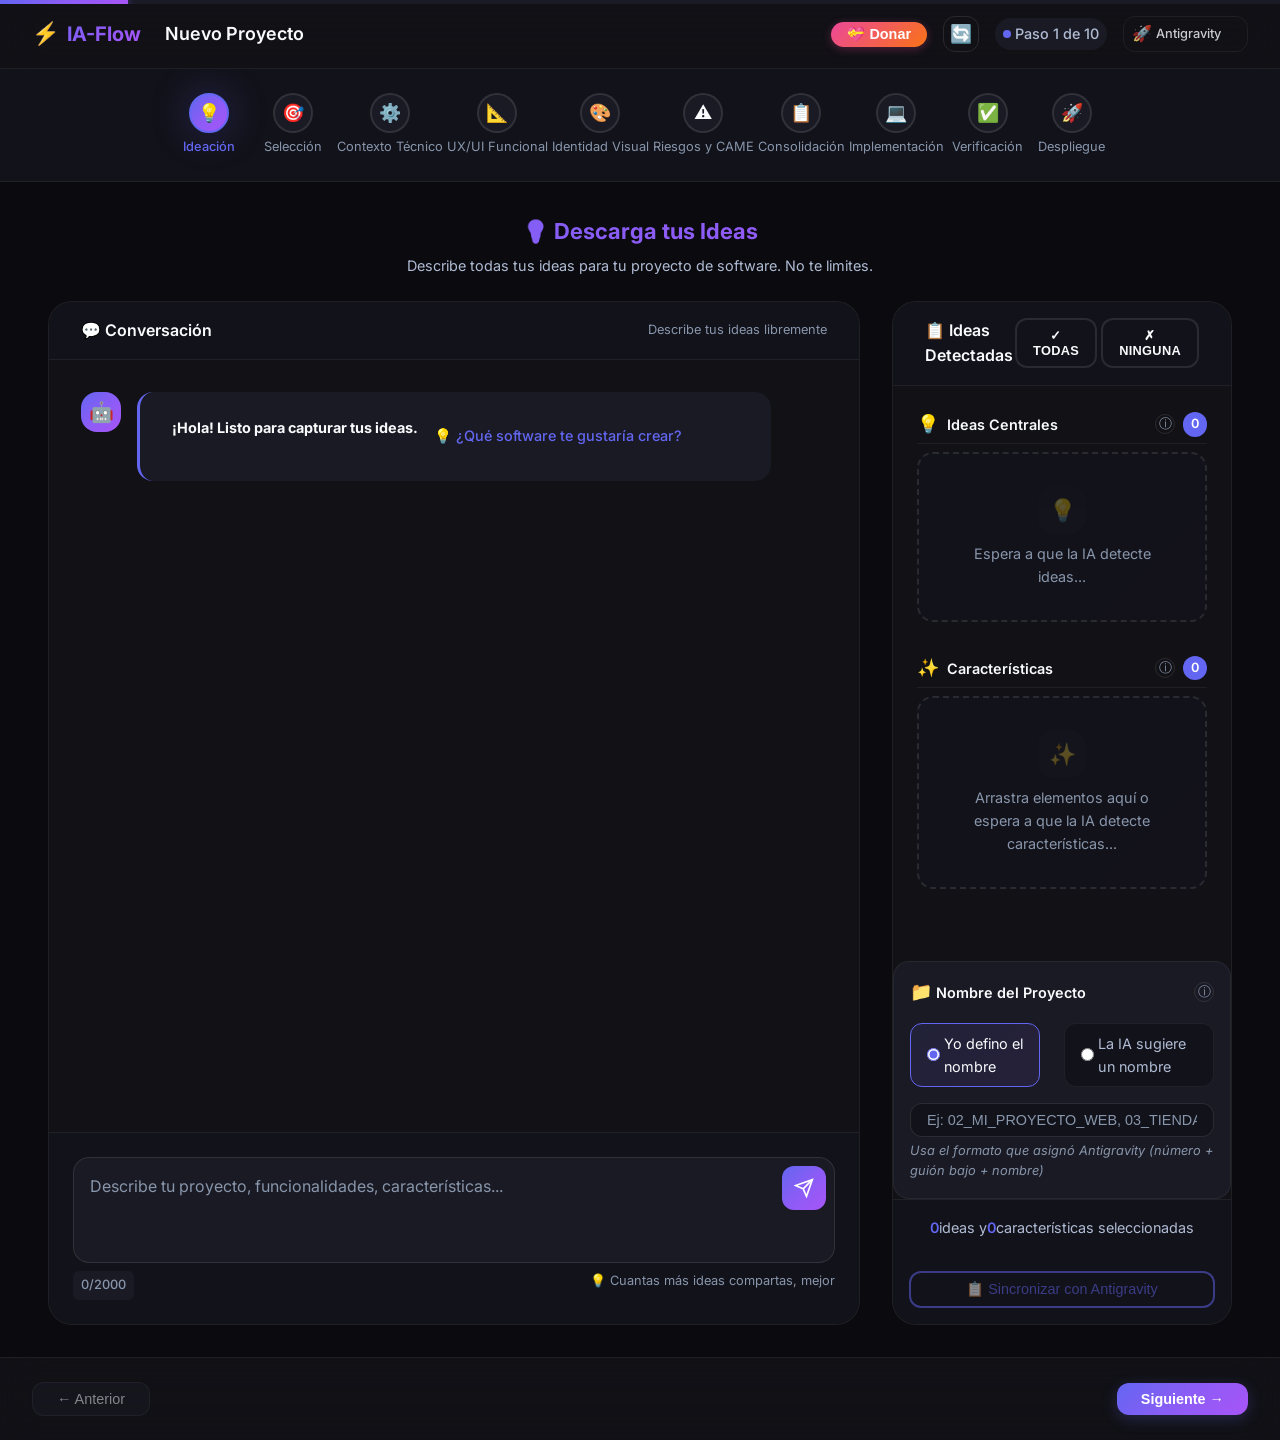
<file: 02_PROJECT_IA-FLOW/frontend/index.html>
<!DOCTYPE html>
<html lang="es">

<head>
    <meta charset="UTF-8">
    <meta name="viewport" content="width=device-width, initial-scale=1.0">
    <meta name="description" content="IA-Flow - Flujo de desarrollo de software asistido por IA basado en ISO 9001">
    <title>IA-Flow | Desarrollo de Software con IA</title>

    <!-- Google Fonts -->
    <link rel="preconnect" href="https://fonts.googleapis.com">
    <link rel="preconnect" href="https://fonts.gstatic.com" crossorigin>
    <link
        href="https://fonts.googleapis.com/css2?family=Inter:wght@300;400;500;600;700&family=Poppins:wght@400;500;600;700&family=Roboto:wght@400;500;700&family=Outfit:wght@400;500;600;700&display=swap"
        rel="stylesheet">

    <!-- Google reCAPTCHA -->
    <script src="https://www.google.com/recaptcha/api.js" async defer></script>

    <!-- Stripe -->
    <script src="https://js.stripe.com/v3/"></script>

    <!-- Styles -->
    <link rel="stylesheet" href="css/styles.css">
    <link rel="stylesheet" href="css/wizard.css">
</head>

<body>
    <div class="wizard-container">
        <!-- Visual Progress Bar -->
        <div class="wizard-progress-bar" aria-hidden="true">
            <div id="wizard-progress-bar-fill" class="wizard-progress-bar-fill" style="width: 10%;"></div>
        </div>

        <!-- Wizard Header -->
        <header class="wizard-header">
            <div class="wizard-header-left">
                <h1 class="logo">
                    <span class="logo-icon">⚡</span>
                    IA-Flow
                </h1>
                <span id="project-name" class="project-name">Nuevo Proyecto</span>
            </div>
            <div class="wizard-header-right">
                <button id="donate-btn" class="donate-header-btn" title="Apoyar IA-Flow">
                    💝 Donar
                </button>
                <button id="reset-progress-btn" class="reset-btn" title="Reiniciar Progreso">
                    🔄
                </button>
                <div class="step-counter">
                    Paso <span id="current-step-number">1</span> de <span id="total-steps">10</span>
                </div>
                <a href="https://antigravity.google/" target="_blank" rel="noopener noreferrer"
                    class="antigravity-link">
                    <span class="antigravity-icon">🚀</span>
                    <span class="antigravity-text">Antigravity</span>
                    <svg class="external-icon" width="14" height="14" viewBox="0 0 24 24" fill="none"
                        stroke="currentColor" stroke-width="2">
                        <path d="M18 13v6a2 2 0 0 1-2 2H5a2 2 0 0 1-2-2V8a2 2 0 0 1 2-2h6"></path>
                        <polyline points="15 3 21 3 21 9"></polyline>
                        <line x1="10" y1="14" x2="21" y2="3"></line>
                    </svg>
                </a>
            </div>
        </header>

        <!-- Reset Confirmation Modal -->
        <div id="reset-modal" class="sync-modal" style="display: none;">
            <div class="sync-modal-content reset-modal-content">
                <div class="sync-modal-header">
                    <h3>⚠️ Reiniciar Progreso</h3>
                </div>
                <div class="sync-modal-body">
                    <p class="reset-warning">¿Estás seguro de que deseas reiniciar todo el progreso?</p>
                    <p class="reset-detail">Esta acción eliminará:</p>
                    <ul class="reset-list">
                        <li>Todas las ideas y características</li>
                        <li>Selección de tipo de software</li>
                        <li>Configuraciones de todos los pasos</li>
                        <li>Historial de sincronización</li>
                    </ul>
                    <p class="reset-warning-bold">⚠️ Esta acción no se puede deshacer.</p>
                </div>
                <div class="sync-modal-footer">
                    <button id="cancel-reset" class="btn-secondary">Cancelar</button>
                    <button id="confirm-reset" class="btn-danger">🗑️ Sí, Reiniciar Todo</button>
                </div>
            </div>
        </div>

        <!-- Progress Bar -->
        <nav id="wizard-progress" class="wizard-progress">
            <!-- Rendered by wizard.js -->
        </nav>

        <!-- Main Content -->
        <main class="wizard-main">
            <!-- Step Header -->
            <div class="wizard-step-header">
                <h2 id="wizard-step-title">💡 Descarga tus Ideas</h2>
                <p id="wizard-step-description">Describe todas tus ideas para tu proyecto de software. No te limites.
                </p>
            </div>

            <!-- Step Content Container -->
            <div id="wizard-step-container" class="wizard-step-content">
                <!-- Rendered by wizard.js based on current step -->
            </div>
        </main>

        <!-- Wizard Footer -->
        <footer class="wizard-footer">
            <div class="wizard-footer-left">
                <button id="wizard-prev" class="wizard-nav-btn" disabled>
                    ← Anterior
                </button>
            </div>
            <div class="wizard-footer-center">
                <button id="wizard-sync" class="wizard-sync-btn" style="display: none;">
                    📋 Generar Instrucción para Antigravity
                </button>
            </div>
            <div class="wizard-footer-right">
                <button id="wizard-next" class="wizard-nav-btn">
                    Siguiente →
                </button>
            </div>
        </footer>

        <!-- Donation Popup (Non-blocking) -->
        <div id="donation-popup" class="donation-popup" style="display: none;">
            <div class="donation-popup-content glass-panel">
                <button id="close-popup" class="close-popup">&times;</button>
                <div class="popup-icon">💡</div>
                <h3>¿Te está siendo útil IA-Flow?</h3>
                <p>Cada consulta consume tokens de mi API. Considera hacer una donación para mantener el servicio activo
                    y aumentar tu límite de consultas.</p>
                <div class="donation-amount-input">
                    <label for="donation-amount">Monto a donar (USD)</label>
                    <div class="amount-input-wrapper">
                        <span class="currency-symbol">$</span>
                        <input type="number" id="donation-amount" min="1" step="1" value="5" placeholder="5">
                        <span class="currency-label">USD</span>
                    </div>
                    <p class="amount-note">Mínimo: $1 USD</p>
                </div>
                <div class="popup-actions">
                    <button id="popup-donate" class="btn-primary">
                        <span>💳</span> Donar
                    </button>
                    <button id="popup-continue" class="btn-secondary">
                        Continuar
                    </button>
                </div>
            </div>
        </div>

        <!-- Loading Overlay -->
        <div id="loading-overlay" class="loading-overlay" style="display: none;">
            <div class="loading-spinner"></div>
            <p>Procesando...</p>
        </div>

        <!-- Toast Notifications -->
        <div id="toast-container" class="toast-container"></div>
    </div>

    <!-- Scripts -->
    <script type="module">
        import * as Wizard from './js/wizard.js';

        // Initialize wizard when DOM is ready
        document.addEventListener('DOMContentLoaded', () => {
            Wizard.init();
        });
    </script>
</body>

</html>
</file>
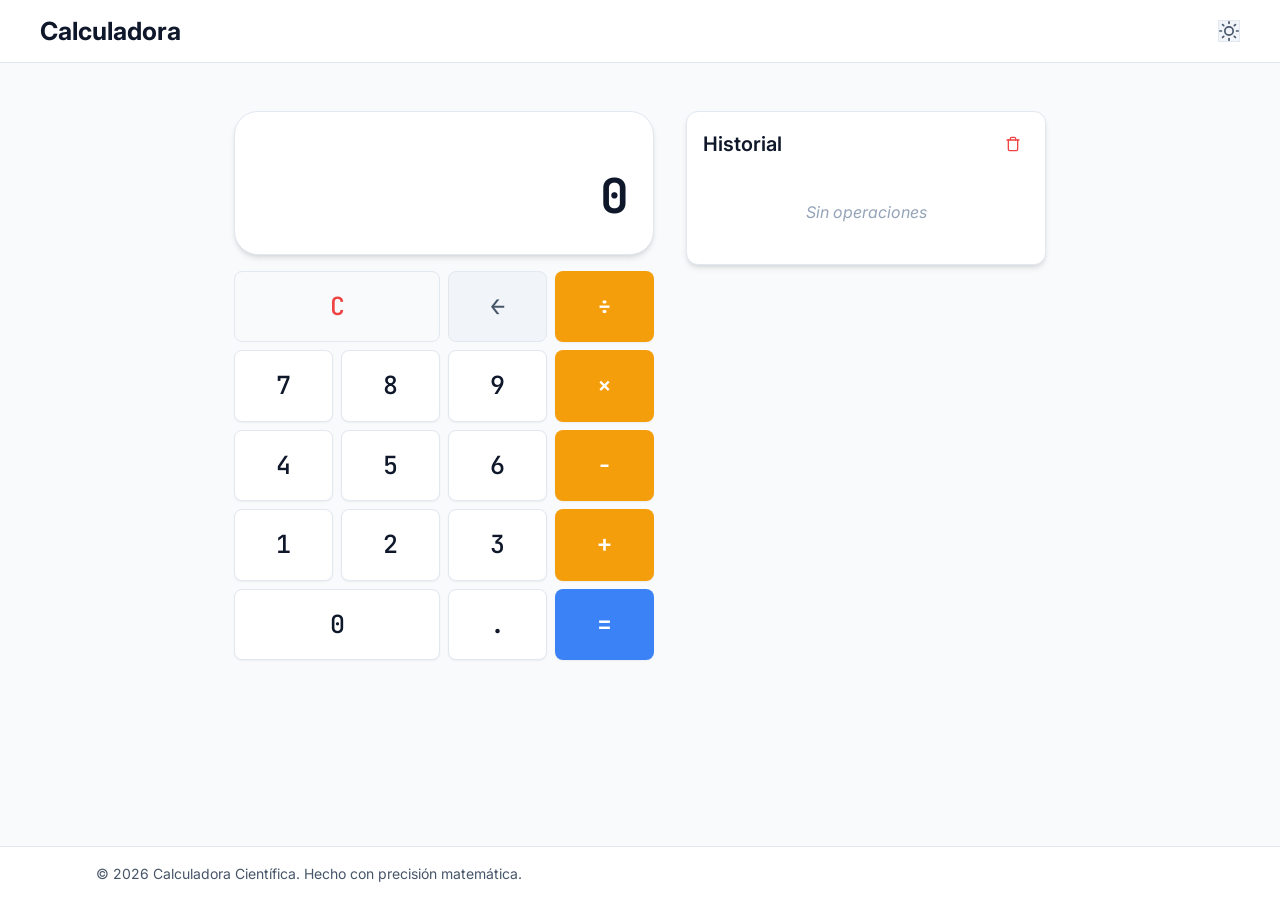
<file: 04_CALCULADORA_CIENTIFICA/src/index.html>
<!DOCTYPE html>
<html lang="es" data-theme="light">

<head>
    <meta charset="UTF-8">
    <meta name="viewport" content="width=device-width, initial-scale=1.0">
    <meta name="description"
        content="Calculadora científica en línea gratuita. Realiza operaciones matemáticas básicas con historial de cálculos. Fácil de usar, accesible y responsiva.">
    <meta name="keywords"
        content="calculadora, científica, online, matemáticas, cálculo, suma, resta, multiplicación, división">
    <meta name="author" content="Calculadora Científica">
    <meta name="robots" content="index, follow">

    <!-- Open Graph / Social Media -->
    <meta property="og:type" content="website">
    <meta property="og:title" content="Calculadora Científica Online">
    <meta property="og:description" content="Realiza operaciones matemáticas básicas con historial de cálculos">

    <title>Calculadora Científica Online | Operaciones Matemáticas</title>

    <!-- Google Fonts -->
    <link rel="preconnect" href="https://fonts.googleapis.com">
    <link rel="preconnect" href="https://fonts.gstatic.com" crossorigin>
    <link
        href="https://fonts.googleapis.com/css2?family=Inter:wght@400;500;600;700&family=JetBrains+Mono:wght@400;500;600;700&display=swap"
        rel="stylesheet">

    <!-- Styles -->
    <link rel="stylesheet" href="css/main.css">
</head>

<body>
    <!-- Header -->
    <header class="header">
        <div class="header-content">
            <h1 class="header-title">Calculadora</h1>
            <button id="themeToggle" class="btn-auxiliary" aria-label="Cambiar tema claro/oscuro">
                <svg class="icon icon-sun" xmlns="http://www.w3.org/2000/svg" width="20" height="20" viewBox="0 0 24 24"
                    fill="none" stroke="currentColor" stroke-width="2" stroke-linecap="round" stroke-linejoin="round">
                    <circle cx="12" cy="12" r="5"></circle>
                    <line x1="12" y1="1" x2="12" y2="3"></line>
                    <line x1="12" y1="21" x2="12" y2="23"></line>
                    <line x1="4.22" y1="4.22" x2="5.64" y2="5.64"></line>
                    <line x1="18.36" y1="18.36" x2="19.78" y2="19.78"></line>
                    <line x1="1" y1="12" x2="3" y2="12"></line>
                    <line x1="21" y1="12" x2="23" y2="12"></line>
                    <line x1="4.22" y1="19.78" x2="5.64" y2="18.36"></line>
                    <line x1="18.36" y1="5.64" x2="19.78" y2="4.22"></line>
                </svg>
                <svg class="icon icon-moon" xmlns="http://www.w3.org/2000/svg" width="20" height="20"
                    viewBox="0 0 24 24" fill="none" stroke="currentColor" stroke-width="2" stroke-linecap="round"
                    stroke-linejoin="round">
                    <path d="M21 12.79A9 9 0 1 1 11.21 3 7 7 0 0 0 21 12.79z"></path>
                </svg>
            </button>
        </div>
    </header>

    <!-- Main Content -->
    <main class="main-content">
        <div class="calculator-container">
            <!-- Display -->
            <section class="display" aria-label="Display de la calculadora" role="region" aria-live="polite">
                <div id="displayOperation" class="display-operation" aria-label="Operación actual"></div>
                <div id="displayResult" class="display-result" aria-label="Resultado">0</div>
            </section>

            <!-- Keypad -->
            <section class="keypad" aria-label="Teclado de la calculadora">
                <!-- Row 1: C (wide), ←, ÷ -->
                <button class="btn btn-critical btn-wide" data-action="clear" aria-label="Limpiar todo">C</button>
                <button class="btn btn-auxiliary" data-action="backspace" aria-label="Borrar último dígito">←</button>
                <button class="btn btn-accent" data-action="operator" data-value="÷" aria-label="División">÷</button>

                <!-- Row 2: 7, 8, 9, × -->
                <button class="btn btn-secondary" data-action="number" data-value="7">7</button>
                <button class="btn btn-secondary" data-action="number" data-value="8">8</button>
                <button class="btn btn-secondary" data-action="number" data-value="9">9</button>
                <button class="btn btn-accent" data-action="operator" data-value="×"
                    aria-label="Multiplicación">×</button>

                <!-- Row 3: 4, 5, 6, - -->
                <button class="btn btn-secondary" data-action="number" data-value="4">4</button>
                <button class="btn btn-secondary" data-action="number" data-value="5">5</button>
                <button class="btn btn-secondary" data-action="number" data-value="6">6</button>
                <button class="btn btn-accent" data-action="operator" data-value="-" aria-label="Resta">−</button>

                <!-- Row 4: 1, 2, 3, + -->
                <button class="btn btn-secondary" data-action="number" data-value="1">1</button>
                <button class="btn btn-secondary" data-action="number" data-value="2">2</button>
                <button class="btn btn-secondary" data-action="number" data-value="3">3</button>
                <button class="btn btn-accent" data-action="operator" data-value="+" aria-label="Suma">+</button>

                <!-- Row 5: 0, ., = -->
                <button class="btn btn-secondary btn-wide" data-action="number" data-value="0">0</button>
                <button class="btn btn-secondary" data-action="decimal" data-value="."
                    aria-label="Punto decimal">.</button>
                <button class="btn btn-primary" data-action="equals" aria-label="Igual">=</button>
            </section>
        </div>

        <!-- History Panel -->
        <aside class="history-panel card" aria-label="Panel de historial">
            <div class="card-header">
                <h2>Historial</h2>
                <button id="clearHistory" class="btn-critical-text" aria-label="Limpiar historial">
                    <svg xmlns="http://www.w3.org/2000/svg" width="16" height="16" viewBox="0 0 24 24" fill="none"
                        stroke="currentColor" stroke-width="2" stroke-linecap="round" stroke-linejoin="round">
                        <polyline points="3 6 5 6 21 6"></polyline>
                        <path d="M19 6v14a2 2 0 0 1-2 2H7a2 2 0 0 1-2-2V6m3 0V4a2 2 0 0 1 2-2h4a2 2 0 0 1 2 2v2"></path>
                    </svg>
                </button>
            </div>
            <div id="historyList" class="history-list">
                <p class="history-empty">Sin operaciones</p>
            </div>
            <!-- Mobile toggle button -->
            <button id="historyToggle" class="history-toggle btn-auxiliary" aria-label="Mostrar/ocultar historial"
                aria-expanded="false">
                <svg xmlns="http://www.w3.org/2000/svg" width="20" height="20" viewBox="0 0 24 24" fill="none"
                    stroke="currentColor" stroke-width="2" stroke-linecap="round" stroke-linejoin="round">
                    <circle cx="12" cy="12" r="10"></circle>
                    <polyline points="12 6 12 12 16 14"></polyline>
                </svg>
                <span>Historial</span>
            </button>
        </aside>
    </main>

    <!-- Modal de Confirmación -->
    <div id="modalOverlay" class="modal-overlay" hidden>
        <div class="modal" role="dialog" aria-modal="true" aria-labelledby="modalTitle">
            <h3 id="modalTitle" class="modal-title">Confirmar borrado</h3>
            <p id="modalMessage" class="modal-message">¿Eliminar todo el historial de cálculos? Esta acción no se puede
                deshacer.</p>
            <div class="modal-actions">
                <button id="modalCancel" class="btn btn-auxiliary">Cancelar</button>
                <button id="modalConfirm" class="btn btn-critical">Eliminar todo</button>
            </div>
        </div>
    </div>

    <!-- Alert Container -->
    <div id="alertContainer" class="alert-container" aria-live="assertive"></div>

    <!-- Footer -->
    <footer class="footer">
        <p>&copy; 2026 Calculadora Científica. Hecho con precisión matemática.</p>
    </footer>

    <!-- Scripts -->
    <script type="module" src="js/app.js"></script>
</body>

</html>
</file>
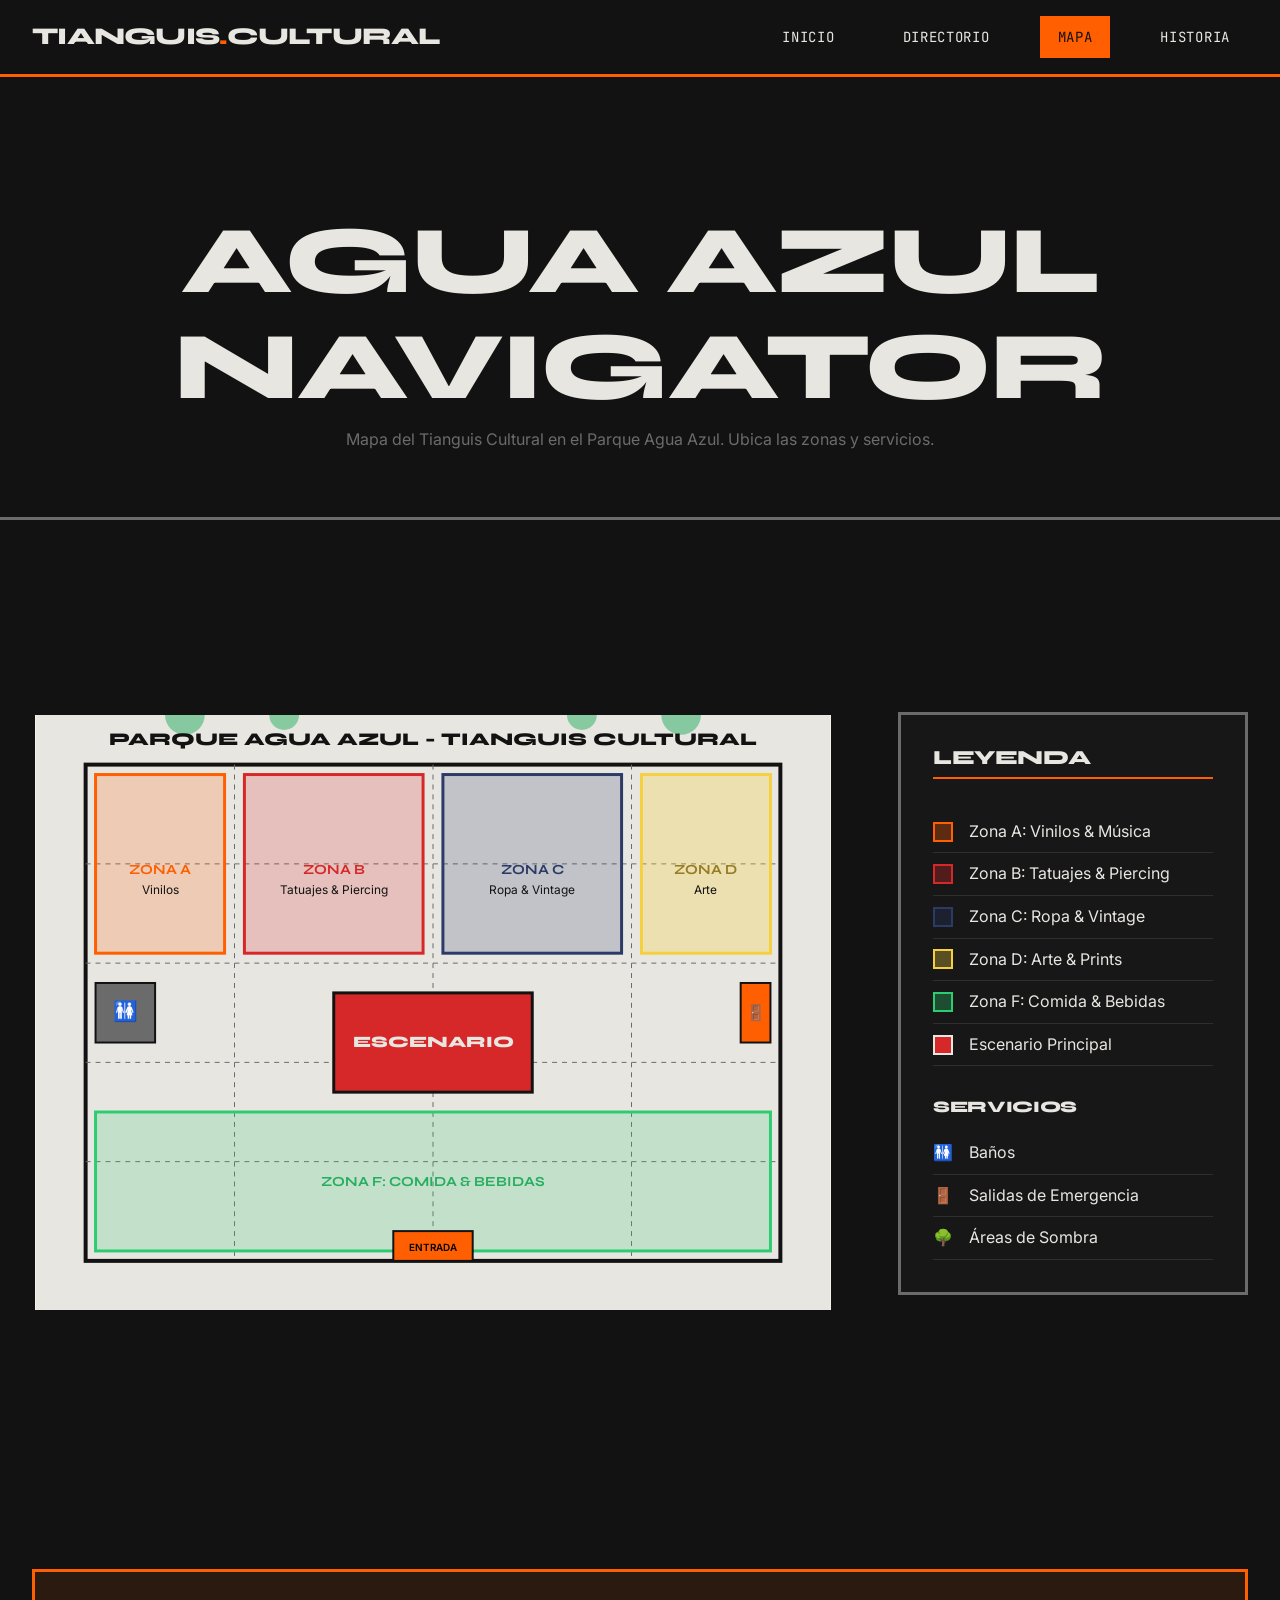
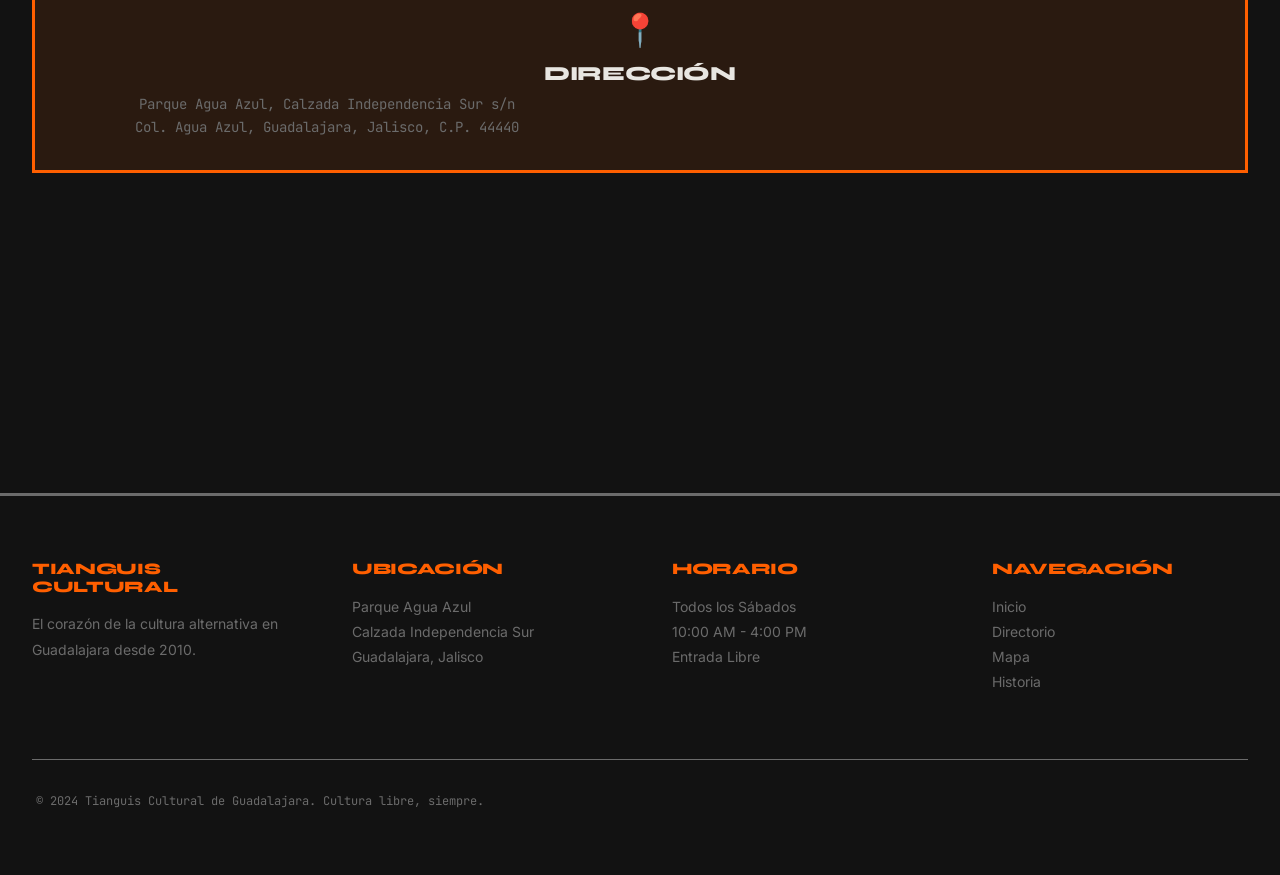
<file: 01_PAGINA_TIANGUIS/mapa.html>
<!DOCTYPE html>
<html lang="es">

<head>
    <meta charset="UTF-8">
    <meta name="viewport" content="width=device-width, initial-scale=1.0">
    <meta name="description"
        content="Mapa del Tianguis Cultural en el Parque Agua Azul, Guadalajara. Encuentra las zonas de vinilos, tatuajes, comida y más.">

    <title>Mapa | Tianguis Cultural de Guadalajara</title>

    <!-- Fonts -->
    <link rel="preconnect" href="https://fonts.googleapis.com">
    <link rel="preconnect" href="https://fonts.gstatic.com" crossorigin>
    <link
        href="https://fonts.googleapis.com/css2?family=Inter:wght@400;500;600&family=JetBrains+Mono:wght@400;500&family=Syne:wght@700;800&display=swap"
        rel="stylesheet">

    <!-- Styles -->
    <link rel="stylesheet" href="css/globals.css">
    <link rel="stylesheet" href="css/components.css">
    <link rel="stylesheet" href="css/pages.css">
    <link rel="stylesheet" href="css/animations.css">
</head>

<body>
    <!-- Page Transition Overlay -->
    <div class="page-transition"></div>

    <!-- Header -->
    <header class="header">
        <div class="container header__inner">
            <a href="index.html" class="logo">TIANGUIS<span>.</span>CULTURAL</a>

            <button class="nav-toggle" aria-label="Toggle navigation" aria-expanded="false">
                <span></span>
                <span></span>
                <span></span>
            </button>

            <nav class="nav">
                <a href="index.html" class="nav__link">Inicio</a>
                <a href="directorio.html" class="nav__link">Directorio</a>
                <a href="mapa.html" class="nav__link nav__link--active">Mapa</a>
                <a href="historia.html" class="nav__link">Historia</a>
            </nav>
        </div>
    </header>

    <main>
        <!-- Page Header -->
        <section class="page-header">
            <div class="container">
                <h1 class="page-header__title">Agua Azul Navigator</h1>
                <p class="page-header__description">
                    Mapa del Tianguis Cultural en el Parque Agua Azul.
                    Ubica las zonas y servicios.
                </p>
            </div>
        </section>

        <!-- Map Section -->
        <section class="section">
            <div class="container">
                <div class="mapa-container reveal">
                    <!-- SVG Map -->
                    <div class="mapa-svg">
                        <svg viewBox="0 0 800 600" xmlns="http://www.w3.org/2000/svg">
                            <!-- Background -->
                            <rect width="800" height="600" fill="#E8E6E1" />

                            <!-- Park Outline -->
                            <rect x="50" y="50" width="700" height="500" fill="none" stroke="#121212"
                                stroke-width="4" />

                            <!-- Grid Lines -->
                            <line x1="50" y1="150" x2="750" y2="150" stroke="#6B6B6B" stroke-width="1"
                                stroke-dasharray="5,5" />
                            <line x1="50" y1="250" x2="750" y2="250" stroke="#6B6B6B" stroke-width="1"
                                stroke-dasharray="5,5" />
                            <line x1="50" y1="350" x2="750" y2="350" stroke="#6B6B6B" stroke-width="1"
                                stroke-dasharray="5,5" />
                            <line x1="50" y1="450" x2="750" y2="450" stroke="#6B6B6B" stroke-width="1"
                                stroke-dasharray="5,5" />
                            <line x1="200" y1="50" x2="200" y2="550" stroke="#6B6B6B" stroke-width="1"
                                stroke-dasharray="5,5" />
                            <line x1="400" y1="50" x2="400" y2="550" stroke="#6B6B6B" stroke-width="1"
                                stroke-dasharray="5,5" />
                            <line x1="600" y1="50" x2="600" y2="550" stroke="#6B6B6B" stroke-width="1"
                                stroke-dasharray="5,5" />

                            <!-- Zone A: Vinilos (Orange) -->
                            <rect x="60" y="60" width="130" height="180" fill="#FF5F00" fill-opacity="0.2"
                                stroke="#FF5F00" stroke-width="3" />
                            <text x="125" y="160" text-anchor="middle" font-family="Syne" font-size="14"
                                font-weight="700" fill="#FF5F00">ZONA A</text>
                            <text x="125" y="180" text-anchor="middle" font-family="Inter" font-size="12"
                                fill="#121212">Vinilos</text>

                            <!-- Zone B: Tatuajes (Red) -->
                            <rect x="210" y="60" width="180" height="180" fill="#D62828" fill-opacity="0.2"
                                stroke="#D62828" stroke-width="3" />
                            <text x="300" y="160" text-anchor="middle" font-family="Syne" font-size="14"
                                font-weight="700" fill="#D62828">ZONA B</text>
                            <text x="300" y="180" text-anchor="middle" font-family="Inter" font-size="12"
                                fill="#121212">Tatuajes & Piercing</text>

                            <!-- Zone C: Ropa (Blue) -->
                            <rect x="410" y="60" width="180" height="180" fill="#2B3A67" fill-opacity="0.2"
                                stroke="#2B3A67" stroke-width="3" />
                            <text x="500" y="160" text-anchor="middle" font-family="Syne" font-size="14"
                                font-weight="700" fill="#2B3A67">ZONA C</text>
                            <text x="500" y="180" text-anchor="middle" font-family="Inter" font-size="12"
                                fill="#121212">Ropa & Vintage</text>

                            <!-- Zone D: Arte (Yellow) -->
                            <rect x="610" y="60" width="130" height="180" fill="#F4D03F" fill-opacity="0.3"
                                stroke="#F4D03F" stroke-width="3" />
                            <text x="675" y="160" text-anchor="middle" font-family="Syne" font-size="14"
                                font-weight="700" fill="#967D24">ZONA D</text>
                            <text x="675" y="180" text-anchor="middle" font-family="Inter" font-size="12"
                                fill="#121212">Arte</text>

                            <!-- Main Stage (Red area in center) -->
                            <rect x="300" y="280" width="200" height="100" fill="#D62828" stroke="#121212"
                                stroke-width="3" />
                            <text x="400" y="335" text-anchor="middle" font-family="Syne" font-size="16"
                                font-weight="800" fill="#E8E6E1">ESCENARIO</text>

                            <!-- Zone F: Food (Green) -->
                            <rect x="60" y="400" width="680" height="140" fill="#2ECC71" fill-opacity="0.2"
                                stroke="#2ECC71" stroke-width="3" />
                            <text x="400" y="475" text-anchor="middle" font-family="Syne" font-size="14"
                                font-weight="700" fill="#27AE60">ZONA F: COMIDA & BEBIDAS</text>

                            <!-- Bathrooms -->
                            <rect x="60" y="270" width="60" height="60" fill="#6B6B6B" stroke="#121212"
                                stroke-width="2" />
                            <text x="90" y="305" text-anchor="middle" font-family="Inter" font-size="20">🚻</text>

                            <!-- Emergency Exit 1 -->
                            <rect x="710" y="270" width="30" height="60" fill="#FF5F00" stroke="#121212"
                                stroke-width="2" />
                            <text x="725" y="305" text-anchor="middle" font-family="Inter" font-size="16">🚪</text>

                            <!-- Emergency Exit 2 (Main) -->
                            <rect x="360" y="520" width="80" height="30" fill="#FF5F00" stroke="#121212"
                                stroke-width="2" />
                            <text x="400" y="540" text-anchor="middle" font-family="Inter" font-size="10"
                                font-weight="600">ENTRADA</text>

                            <!-- Trees / Shade Areas -->
                            <circle cx="150" y="350" r="20" fill="#27AE60" opacity="0.5" />
                            <circle cx="650" y="350" r="20" fill="#27AE60" opacity="0.5" />
                            <circle cx="550" y="300" r="15" fill="#27AE60" opacity="0.5" />
                            <circle cx="250" y="300" r="15" fill="#27AE60" opacity="0.5" />

                            <!-- Title -->
                            <text x="400" y="30" text-anchor="middle" font-family="Syne" font-size="18"
                                font-weight="800" fill="#121212">PARQUE AGUA AZUL - TIANGUIS CULTURAL</text>
                        </svg>
                    </div>

                    <!-- Legend -->
                    <aside class="mapa-legend">
                        <h3 class="mapa-legend__title">Leyenda</h3>

                        <div class="mapa-legend__item">
                            <span class="mapa-legend__color"
                                style="background-color: rgba(255, 95, 0, 0.3); border-color: #FF5F00;"></span>
                            <span>Zona A: Vinilos & Música</span>
                        </div>

                        <div class="mapa-legend__item">
                            <span class="mapa-legend__color"
                                style="background-color: rgba(214, 40, 40, 0.3); border-color: #D62828;"></span>
                            <span>Zona B: Tatuajes & Piercing</span>
                        </div>

                        <div class="mapa-legend__item">
                            <span class="mapa-legend__color"
                                style="background-color: rgba(43, 58, 103, 0.3); border-color: #2B3A67;"></span>
                            <span>Zona C: Ropa & Vintage</span>
                        </div>

                        <div class="mapa-legend__item">
                            <span class="mapa-legend__color"
                                style="background-color: rgba(244, 208, 63, 0.3); border-color: #F4D03F;"></span>
                            <span>Zona D: Arte & Prints</span>
                        </div>

                        <div class="mapa-legend__item">
                            <span class="mapa-legend__color"
                                style="background-color: rgba(46, 204, 113, 0.3); border-color: #2ECC71;"></span>
                            <span>Zona F: Comida & Bebidas</span>
                        </div>

                        <div class="mapa-legend__item">
                            <span class="mapa-legend__color" style="background-color: #D62828;"></span>
                            <span>Escenario Principal</span>
                        </div>

                        <h4 style="margin-top: var(--space-lg); margin-bottom: var(--space-md); font-size: 1rem;">
                            Servicios</h4>

                        <div class="mapa-legend__item">
                            <span>🚻</span>
                            <span>Baños</span>
                        </div>

                        <div class="mapa-legend__item">
                            <span>🚪</span>
                            <span>Salidas de Emergencia</span>
                        </div>

                        <div class="mapa-legend__item">
                            <span>🌳</span>
                            <span>Áreas de Sombra</span>
                        </div>
                    </aside>
                </div>
            </div>
        </section>

        <!-- Info Section -->
        <section class="section">
            <div class="container">
                <div class="event-banner reveal">
                    <div class="event-banner__icon">📍</div>
                    <h3 class="event-banner__title">Dirección</h3>
                    <p class="event-banner__info">
                        Parque Agua Azul, Calzada Independencia Sur s/n<br>
                        Col. Agua Azul, Guadalajara, Jalisco, C.P. 44440
                    </p>
                </div>
            </div>
        </section>
    </main>

    <!-- Footer -->
    <footer class="footer">
        <div class="container">
            <div class="footer__inner">
                <div class="footer__section">
                    <h4>Tianguis Cultural</h4>
                    <p>El corazón de la cultura alternativa en Guadalajara desde 2010.</p>
                </div>

                <div class="footer__section">
                    <h4>Ubicación</h4>
                    <p>
                        Parque Agua Azul<br>
                        Calzada Independencia Sur<br>
                        Guadalajara, Jalisco
                    </p>
                </div>

                <div class="footer__section">
                    <h4>Horario</h4>
                    <p>
                        Todos los Sábados<br>
                        10:00 AM - 4:00 PM<br>
                        Entrada Libre
                    </p>
                </div>

                <div class="footer__section">
                    <h4>Navegación</h4>
                    <p>
                        <a href="index.html">Inicio</a><br>
                        <a href="directorio.html">Directorio</a><br>
                        <a href="mapa.html">Mapa</a><br>
                        <a href="historia.html">Historia</a>
                    </p>
                </div>
            </div>

            <div class="footer__bottom">
                <p>© 2024 Tianguis Cultural de Guadalajara. Cultura libre, siempre.</p>
            </div>
        </div>
    </footer>

    <script src="js/main.js"></script>
</body>

</html>
</file>
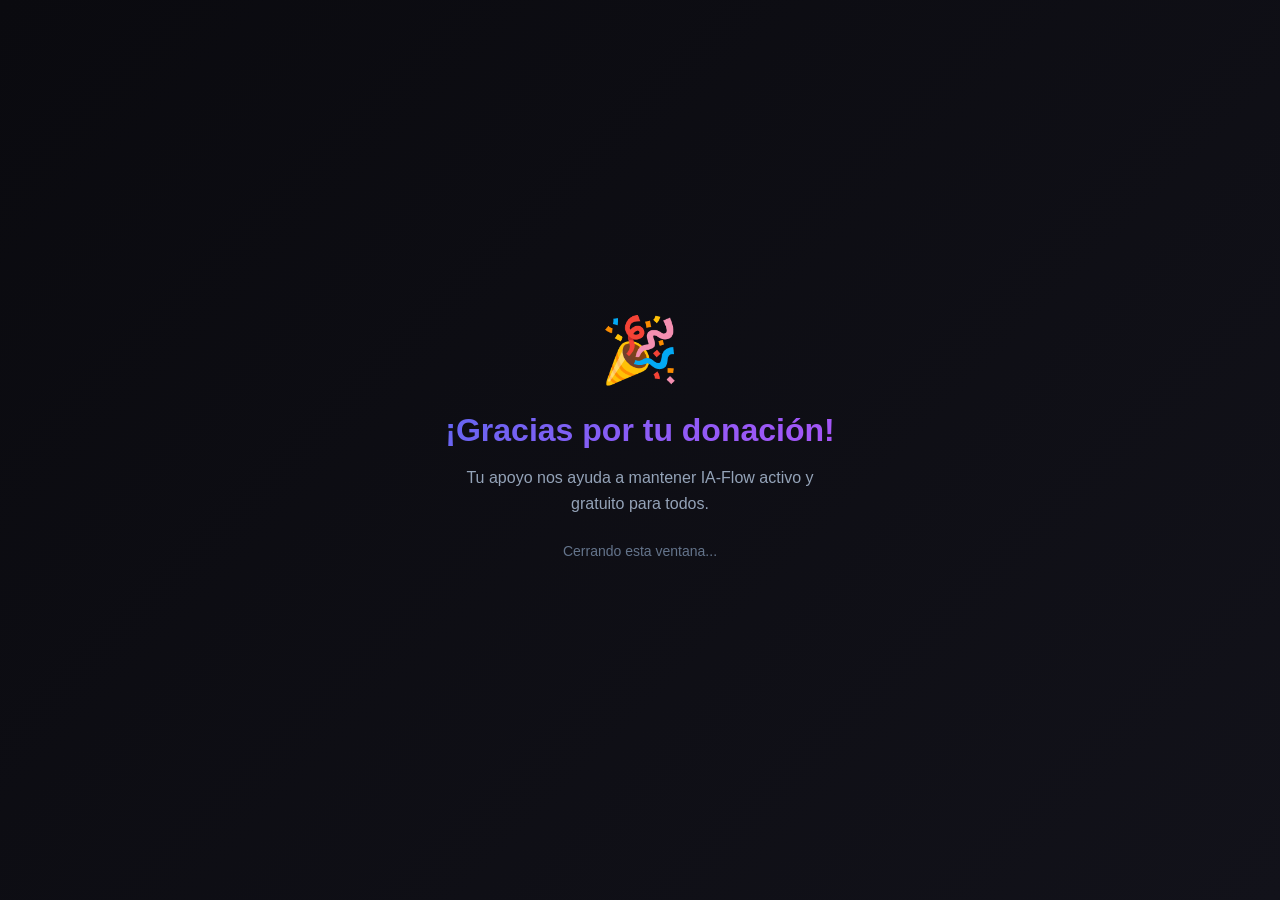
<file: 02_PROJECT_IA-FLOW/frontend/donation-success.html>
<!DOCTYPE html>
<html lang="es">

<head>
    <meta charset="UTF-8">
    <meta name="viewport" content="width=device-width, initial-scale=1.0">
    <title>Donación Exitosa - IA-Flow</title>
    <style>
        * {
            margin: 0;
            padding: 0;
            box-sizing: border-box;
        }

        body {
            font-family: 'Inter', -apple-system, BlinkMacSystemFont, sans-serif;
            background: linear-gradient(135deg, #0a0a0f 0%, #12121a 100%);
            color: #f8fafc;
            min-height: 100vh;
            display: flex;
            align-items: center;
            justify-content: center;
            text-align: center;
            padding: 2rem;
        }

        .container {
            max-width: 400px;
        }

        .icon {
            font-size: 4rem;
            margin-bottom: 1.5rem;
            animation: bounce 0.6s ease;
        }

        @keyframes bounce {

            0%,
            100% {
                transform: translateY(0);
            }

            50% {
                transform: translateY(-20px);
            }
        }

        h1 {
            font-size: 2rem;
            margin-bottom: 1rem;
            background: linear-gradient(135deg, #6366f1 0%, #8b5cf6 50%, #a855f7 100%);
            -webkit-background-clip: text;
            -webkit-text-fill-color: transparent;
            background-clip: text;
        }

        p {
            color: #94a3b8;
            font-size: 1rem;
            line-height: 1.6;
            margin-bottom: 1.5rem;
        }

        .closing {
            font-size: 0.875rem;
            color: #64748b;
        }
    </style>
</head>

<body>
    <div class="container">
        <div class="icon">🎉</div>
        <h1>¡Gracias por tu donación!</h1>
        <p>Tu apoyo nos ayuda a mantener IA-Flow activo y gratuito para todos.</p>
        <p class="closing">Cerrando esta ventana...</p>
    </div>

    <script>
        // Get session ID from URL
        const urlParams = new URLSearchParams(window.location.search);
        const sessionId = urlParams.get('session_id');

        // Notify parent window and close popup
        function notifyParentAndClose() {
            if (window.opener && !window.opener.closed) {
                // Send message to parent window
                window.opener.postMessage({
                    type: 'donation-success',
                    sessionId: sessionId
                }, '*');

                // Close popup after a short delay
                setTimeout(() => {
                    window.close();
                }, 2000);
            } else {
                // If no parent (direct navigation), redirect to main page
                setTimeout(() => {
                    window.location.href = '/?donation=success&session_id=' + (sessionId || '');
                }, 2000);
            }
        }

        // Run on load
        notifyParentAndClose();
    </script>
</body>

</html>
</file>
<file: 02_PROJECT_IA-FLOW/frontend/css/styles.css>
/* ==========================================
   IA-FLOW - Premium Minimalist Design
   ========================================== */

/* CSS Variables */
:root {
    /* Colors - Dark Mode */
    --bg-primary: #0a0a0f;
    --bg-secondary: #12121a;
    --bg-tertiary: #1a1a24;
    --bg-glass: rgba(255, 255, 255, 0.03);
    --bg-glass-hover: rgba(255, 255, 255, 0.06);

    /* Accent Colors */
    --accent-primary: #6366f1;
    --accent-secondary: #8b5cf6;
    --accent-gradient: linear-gradient(135deg, #6366f1 0%, #8b5cf6 50%, #a855f7 100%);
    --accent-glow: 0 0 40px rgba(99, 102, 241, 0.3);

    /* Text Colors - Enhanced for WCAG AA compliance */
    --text-primary: #f8fafc;
    --text-secondary: #b0bcd4;
    --text-muted: #8896ab;

    /* Border Colors */
    --border-subtle: rgba(255, 255, 255, 0.06);
    --border-visible: rgba(255, 255, 255, 0.1);

    /* Status Colors */
    --success: #10b981;
    --warning: #f59e0b;
    --error: #ef4444;
    --info: #3b82f6;

    /* Spacing */
    --spacing-xs: 0.25rem;
    --spacing-sm: 0.5rem;
    --spacing-md: 1rem;
    --spacing-lg: 1.5rem;
    --spacing-xl: 2rem;
    --spacing-2xl: 3rem;

    /* Border Radius */
    --radius-sm: 0.375rem;
    --radius-md: 0.75rem;
    --radius-lg: 1rem;
    --radius-xl: 1.5rem;
    --radius-full: 9999px;

    /* Transitions */
    --transition-fast: 150ms ease;
    --transition-base: 250ms ease;
    --transition-slow: 400ms ease;

    /* Shadows */
    --shadow-sm: 0 1px 2px rgba(0, 0, 0, 0.3);
    --shadow-md: 0 4px 6px rgba(0, 0, 0, 0.3);
    --shadow-lg: 0 10px 15px rgba(0, 0, 0, 0.3);
    --shadow-xl: 0 20px 25px rgba(0, 0, 0, 0.4);

    /* Typography */
    --font-family: 'Inter', -apple-system, BlinkMacSystemFont, sans-serif;
    --font-size-xs: 0.8rem;
    --font-size-sm: 0.9rem;
    --font-size-base: 1rem;
    --font-size-lg: 1.125rem;
    --font-size-xl: 1.25rem;
    --font-size-2xl: 1.375rem;
    --font-size-3xl: 1.75rem;
}

/* Reset & Base */
*,
*::before,
*::after {
    box-sizing: border-box;
    margin: 0;
    padding: 0;
}

html {
    font-size: 16px;
    scroll-behavior: smooth;
}

body {
    font-family: var(--font-family);
    background: var(--bg-primary);
    color: var(--text-primary);
    min-height: 100vh;
    line-height: 1.6;
    -webkit-font-smoothing: antialiased;
    -moz-osx-font-smoothing: grayscale;
}

/* Background Gradient */
body::before {
    content: '';
    position: fixed;
    top: 0;
    left: 0;
    right: 0;
    bottom: 0;
    background:
        radial-gradient(ellipse at 20% 20%, rgba(99, 102, 241, 0.08) 0%, transparent 50%),
        radial-gradient(ellipse at 80% 80%, rgba(139, 92, 246, 0.08) 0%, transparent 50%),
        radial-gradient(ellipse at 50% 50%, rgba(168, 85, 247, 0.05) 0%, transparent 60%);
    pointer-events: none;
    z-index: -1;
}

/* ==========================================
   Layout
   ========================================== */

.app-container {
    display: flex;
    flex-direction: column;
    min-height: 100vh;
    max-width: 100%;
    overflow-x: hidden;
}

/* ==========================================
   Header
   ========================================== */

.header {
    display: flex;
    justify-content: space-between;
    align-items: center;
    padding: var(--spacing-md) var(--spacing-xl);
    background: var(--bg-glass);
    backdrop-filter: blur(20px);
    border-bottom: 1px solid var(--border-subtle);
    position: sticky;
    top: 0;
    z-index: 100;
}

.logo {
    display: flex;
    align-items: center;
    gap: var(--spacing-sm);
    font-size: var(--font-size-xl);
    font-weight: 700;
    background: var(--accent-gradient);
    -webkit-background-clip: text;
    -webkit-text-fill-color: transparent;
    background-clip: text;
}

.logo-icon {
    font-size: var(--font-size-2xl);
    -webkit-text-fill-color: initial;
}

.antigravity-link {
    display: flex;
    align-items: center;
    gap: var(--spacing-sm);
    padding: var(--spacing-sm) var(--spacing-md);
    background: var(--bg-glass);
    border: 1px solid var(--border-visible);
    border-radius: var(--radius-full);
    color: var(--text-primary);
    text-decoration: none;
    font-size: var(--font-size-sm);
    font-weight: 500;
    transition: all var(--transition-base);
}

.antigravity-link:hover {
    background: var(--bg-glass-hover);
    border-color: var(--accent-primary);
    box-shadow: var(--accent-glow);
    transform: translateY(-1px);
}

.antigravity-icon {
    font-size: var(--font-size-base);
}

.external-icon {
    opacity: 0.6;
    transition: opacity var(--transition-fast);
}

.antigravity-link:hover .external-icon {
    opacity: 1;
}

/* ==========================================
   Main Content
   ========================================== */

.main-content {
    flex: 1;
    display: flex;
    justify-content: center;
    align-items: center;
    padding: var(--spacing-xl);
}

/* Glass Panel Effect */
.glass-panel {
    background: var(--bg-glass);
    backdrop-filter: blur(20px);
    border: 1px solid var(--border-subtle);
    border-radius: var(--radius-xl);
    box-shadow: var(--shadow-xl);
}

/* ==========================================
   reCAPTCHA Overlay
   ========================================== */

.captcha-overlay {
    display: flex;
    justify-content: center;
    align-items: center;
    width: 100%;
    max-width: 500px;
}

.captcha-container {
    padding: var(--spacing-2xl);
    text-align: center;
}

.captcha-container h2 {
    font-size: var(--font-size-xl);
    margin-bottom: var(--spacing-sm);
}

.captcha-container p {
    color: var(--text-secondary);
    margin-bottom: var(--spacing-lg);
}

.g-recaptcha {
    display: flex;
    justify-content: center;
    margin-bottom: var(--spacing-lg);
}

.captcha-note {
    font-size: var(--font-size-xs);
    color: var(--text-muted);
}

/* ==========================================
   Chat Container
   ========================================== */

.chat-container {
    width: 100%;
    max-width: 900px;
    height: calc(100vh - 200px);
    min-height: 500px;
    display: flex;
    flex-direction: column;
}

/* Chat Messages */
.chat-messages {
    flex: 1;
    overflow-y: auto;
    padding: var(--spacing-lg);
    display: flex;
    flex-direction: column;
    gap: var(--spacing-md);
}

.chat-messages::-webkit-scrollbar {
    width: 6px;
}

.chat-messages::-webkit-scrollbar-track {
    background: transparent;
}

.chat-messages::-webkit-scrollbar-thumb {
    background: var(--border-visible);
    border-radius: var(--radius-full);
}

/* Messages */
.message {
    animation: fadeInUp 0.3s ease;
}

@keyframes fadeInUp {
    from {
        opacity: 0;
        transform: translateY(10px);
    }

    to {
        opacity: 1;
        transform: translateY(0);
    }
}

.message-content {
    display: flex;
    gap: var(--spacing-md);
    max-width: 85%;
}

.message-icon {
    width: 36px;
    height: 36px;
    display: flex;
    align-items: center;
    justify-content: center;
    background: var(--bg-tertiary);
    border-radius: var(--radius-md);
    font-size: var(--font-size-lg);
    flex-shrink: 0;
}

.message-text {
    background: var(--bg-tertiary);
    padding: var(--spacing-md);
    border-radius: var(--radius-md);
    border-top-left-radius: var(--radius-sm);
}

.message-text p {
    margin-bottom: var(--spacing-sm);
}

.message-text p:last-child {
    margin-bottom: 0;
}

.message-text .hint {
    color: var(--text-secondary);
    font-size: var(--font-size-sm);
    margin-top: var(--spacing-sm);
    padding-top: var(--spacing-sm);
    border-top: 1px solid var(--border-subtle);
}

/* User Message */
.user-message .message-content {
    flex-direction: row-reverse;
    margin-left: auto;
}

.user-message .message-icon {
    background: var(--accent-primary);
}

.user-message .message-text {
    background: var(--accent-primary);
    border-top-left-radius: var(--radius-md);
    border-top-right-radius: var(--radius-sm);
}

/* System Message */
.system-message .message-icon {
    background: var(--accent-gradient);
}

/* Typing Indicator */
.typing-dots {
    display: flex;
    gap: 4px;
    padding: 8px 0;
}

.typing-dots span {
    width: 8px;
    height: 8px;
    background: var(--text-secondary);
    border-radius: 50%;
    animation: typing 1.4s infinite;
}

.typing-dots span:nth-child(2) {
    animation-delay: 0.2s;
}

.typing-dots span:nth-child(3) {
    animation-delay: 0.4s;
}

@keyframes typing {

    0%,
    60%,
    100% {
        transform: translateY(0);
        opacity: 0.4;
    }

    30% {
        transform: translateY(-8px);
        opacity: 1;
    }
}

/* Message Content Formatting */
.message-text hr {
    border: none;
    border-top: 1px solid var(--border-visible);
    margin: var(--spacing-md) 0;
}

.message-text code {
    background: var(--bg-tertiary);
    padding: 2px 6px;
    border-radius: var(--radius-sm);
    font-family: 'Consolas', 'Monaco', monospace;
    font-size: 0.9em;
}

.message-text ul {
    margin: var(--spacing-sm) 0;
    padding-left: var(--spacing-lg);
}

.message-text li {
    margin-bottom: var(--spacing-xs);
}

/* Antigravity Sync Block */
.antigravity-block {
    background: linear-gradient(135deg, rgba(99, 102, 241, 0.1) 0%, rgba(139, 92, 246, 0.1) 100%);
    border: 1px solid var(--accent-primary);
    border-radius: var(--radius-lg);
    padding: var(--spacing-lg);
    margin: var(--spacing-md) 0;
}

.antigravity-block-header {
    display: flex;
    align-items: center;
    gap: var(--spacing-sm);
    margin-bottom: var(--spacing-md);
    font-weight: 600;
    color: var(--accent-primary);
}

.antigravity-block-header svg {
    animation: spin 2s linear infinite;
}

@keyframes spin {
    from {
        transform: rotate(0deg);
    }

    to {
        transform: rotate(360deg);
    }
}

.antigravity-instructions {
    background: var(--bg-primary);
    padding: var(--spacing-md);
    border-radius: var(--radius-md);
    font-family: 'Consolas', 'Monaco', monospace;
    font-size: var(--font-size-sm);
    line-height: 1.5;
    white-space: pre-wrap;
    word-break: break-word;
    max-height: 300px;
    overflow-y: auto;
}

.copy-button {
    display: flex;
    align-items: center;
    gap: var(--spacing-xs);
    margin-top: var(--spacing-md);
    margin-left: auto;
    padding: var(--spacing-sm) var(--spacing-md);
    background: var(--accent-gradient);
    border: none;
    border-radius: var(--radius-md);
    color: white;
    font-size: var(--font-size-sm);
    font-weight: 500;
    cursor: pointer;
    transition: all var(--transition-base);
}

.copy-button:hover {
    transform: translateY(-1px);
    box-shadow: var(--accent-glow);
}

.copy-button.copied {
    background: var(--success);
}

/* ==========================================
   Chat Input
   ========================================== */

.chat-input-container {
    padding: var(--spacing-lg);
    border-top: 1px solid var(--border-subtle);
}

.chat-input-wrapper {
    display: flex;
    gap: var(--spacing-sm);
    background: var(--bg-tertiary);
    border: 1px solid var(--border-visible);
    border-radius: var(--radius-lg);
    padding: var(--spacing-sm);
    transition: border-color var(--transition-base);
}

.chat-input-wrapper:focus-within {
    border-color: var(--accent-primary);
    box-shadow: 0 0 0 3px rgba(99, 102, 241, 0.1);
}

.chat-input {
    flex: 1;
    background: transparent;
    border: none;
    color: var(--text-primary);
    font-family: var(--font-family);
    font-size: var(--font-size-base);
    padding: var(--spacing-sm);
    resize: none;
    min-height: 44px;
    max-height: 150px;
    line-height: 1.5;
}

.chat-input::placeholder {
    color: var(--text-muted);
}

.chat-input:focus {
    outline: none;
}

.send-button {
    width: 44px;
    height: 44px;
    display: flex;
    align-items: center;
    justify-content: center;
    background: var(--accent-gradient);
    border: none;
    border-radius: var(--radius-md);
    color: white;
    cursor: pointer;
    transition: all var(--transition-base);
    flex-shrink: 0;
}

.send-button:disabled {
    opacity: 0.5;
    cursor: not-allowed;
}

.send-button:not(:disabled):hover {
    transform: scale(1.05);
    box-shadow: var(--accent-glow);
}

.input-info {
    display: flex;
    justify-content: space-between;
    margin-top: var(--spacing-sm);
    font-size: var(--font-size-xs);
    color: var(--text-muted);
}

.flow-status {
    display: flex;
    align-items: center;
    gap: var(--spacing-xs);
}

.flow-status::before {
    content: '';
    width: 6px;
    height: 6px;
    background: var(--success);
    border-radius: var(--radius-full);
    animation: pulse 2s infinite;
}

@keyframes pulse {

    0%,
    100% {
        opacity: 1;
    }

    50% {
        opacity: 0.5;
    }
}

/* ==========================================
   Footer
   ========================================== */

.footer {
    padding: var(--spacing-md) var(--spacing-xl);
    background: var(--bg-glass);
    backdrop-filter: blur(20px);
    border-top: 1px solid var(--border-subtle);
}

.footer-content {
    display: flex;
    justify-content: space-between;
    align-items: center;
    max-width: 900px;
    margin: 0 auto;
}

.token-notice {
    display: flex;
    align-items: center;
    gap: var(--spacing-sm);
    font-size: var(--font-size-sm);
    color: var(--text-secondary);
}

.notice-icon {
    font-size: var(--font-size-base);
}

.donate-button {
    display: flex;
    align-items: center;
    gap: var(--spacing-sm);
    padding: var(--spacing-sm) var(--spacing-lg);
    background: var(--accent-gradient);
    border: none;
    border-radius: var(--radius-full);
    color: white;
    font-size: var(--font-size-sm);
    font-weight: 600;
    cursor: pointer;
    transition: all var(--transition-base);
}

.donate-button:hover {
    transform: translateY(-2px);
    box-shadow: var(--accent-glow);
}

.donate-icon {
    font-size: var(--font-size-base);
}

/* ==========================================
   Donation Popup
   ========================================== */

.donation-popup {
    position: fixed;
    bottom: var(--spacing-xl);
    right: var(--spacing-xl);
    z-index: 1000;
    animation: slideInRight 0.4s ease;
}

@keyframes slideInRight {
    from {
        opacity: 0;
        transform: translateX(100px);
    }

    to {
        opacity: 1;
        transform: translateX(0);
    }
}

.donation-popup-content {
    padding: var(--spacing-lg);
    max-width: 350px;
    position: relative;
}

.close-popup {
    position: absolute;
    top: var(--spacing-sm);
    right: var(--spacing-sm);
    width: 28px;
    height: 28px;
    display: flex;
    align-items: center;
    justify-content: center;
    background: var(--bg-tertiary);
    border: none;
    border-radius: var(--radius-full);
    color: var(--text-secondary);
    font-size: var(--font-size-lg);
    cursor: pointer;
    transition: all var(--transition-fast);
}

.close-popup:hover {
    background: var(--border-visible);
    color: var(--text-primary);
}

.popup-icon {
    font-size: var(--font-size-3xl);
    margin-bottom: var(--spacing-sm);
}

.donation-popup-content h3 {
    font-size: var(--font-size-lg);
    margin-bottom: var(--spacing-sm);
}

.donation-popup-content p {
    font-size: var(--font-size-sm);
    color: var(--text-secondary);
    margin-bottom: var(--spacing-lg);
    line-height: 1.6;
}

/* Donation Amount Input */
.donation-amount-input {
    margin-bottom: var(--spacing-lg);
}

.donation-amount-input label {
    display: block;
    font-size: var(--font-size-sm);
    color: var(--text-secondary);
    margin-bottom: var(--spacing-sm);
}

.amount-input-wrapper {
    display: flex;
    align-items: center;
    background: var(--bg-tertiary);
    border: 1px solid var(--border-visible);
    border-radius: var(--radius-md);
    padding: var(--spacing-sm) var(--spacing-md);
    transition: border-color var(--transition-base);
}

.amount-input-wrapper:focus-within {
    border-color: var(--accent-primary);
    box-shadow: 0 0 0 3px rgba(99, 102, 241, 0.1);
}

.currency-symbol {
    font-size: var(--font-size-lg);
    font-weight: 600;
    color: var(--text-primary);
    margin-right: var(--spacing-xs);
}

.donation-amount-input input {
    flex: 1;
    background: transparent;
    border: none;
    color: var(--text-primary);
    font-family: var(--font-family);
    font-size: var(--font-size-lg);
    font-weight: 600;
    width: 80px;
    text-align: center;
}

.donation-amount-input input:focus {
    outline: none;
}

.donation-amount-input input::-webkit-outer-spin-button,
.donation-amount-input input::-webkit-inner-spin-button {
    -webkit-appearance: none;
    margin: 0;
}

.donation-amount-input input[type=number] {
    -moz-appearance: textfield;
}

.currency-label {
    font-size: var(--font-size-sm);
    color: var(--text-secondary);
    margin-left: var(--spacing-xs);
}

.amount-note {
    font-size: var(--font-size-xs) !important;
    color: var(--text-muted) !important;
    margin-top: var(--spacing-sm) !important;
    margin-bottom: 0 !important;
}

.popup-actions {
    display: flex;
    gap: var(--spacing-sm);
}

.btn-primary,
.btn-secondary {
    flex: 1;
    padding: var(--spacing-sm) var(--spacing-md);
    border-radius: var(--radius-md);
    font-size: var(--font-size-sm);
    font-weight: 500;
    cursor: pointer;
    transition: all var(--transition-base);
    display: flex;
    align-items: center;
    justify-content: center;
    gap: var(--spacing-xs);
}

.btn-primary {
    background: var(--accent-gradient);
    border: none;
    color: white;
}

.btn-primary:hover {
    transform: translateY(-1px);
    box-shadow: var(--accent-glow);
}

.btn-secondary {
    background: transparent;
    border: 1px solid var(--border-visible);
    color: var(--text-secondary);
}

.btn-secondary:hover {
    background: var(--bg-glass-hover);
    border-color: var(--text-secondary);
    color: var(--text-primary);
}

/* ==========================================
   Loading Overlay
   ========================================== */

.loading-overlay {
    position: fixed;
    inset: 0;
    background: rgba(10, 10, 15, 0.8);
    backdrop-filter: blur(5px);
    display: flex;
    flex-direction: column;
    align-items: center;
    justify-content: center;
    gap: var(--spacing-md);
    z-index: 2000;
}

.loading-spinner {
    width: 48px;
    height: 48px;
    border: 3px solid var(--border-visible);
    border-top-color: var(--accent-primary);
    border-radius: var(--radius-full);
    animation: spin 1s linear infinite;
}

.loading-overlay p {
    color: var(--text-secondary);
    font-size: var(--font-size-sm);
}

/* ==========================================
   Toast Notifications
   ========================================== */

.toast-container {
    position: fixed;
    top: var(--spacing-xl);
    right: var(--spacing-xl);
    z-index: 3000;
    display: flex;
    flex-direction: column;
    gap: var(--spacing-sm);
}

.toast {
    display: flex;
    align-items: center;
    gap: var(--spacing-md);
    padding: var(--spacing-md) var(--spacing-lg);
    background: var(--bg-tertiary);
    border: 1px solid var(--border-visible);
    border-radius: var(--radius-lg);
    box-shadow: var(--shadow-xl);
    animation: toastSlideIn 0.4s ease;
    max-width: 400px;
}

@keyframes toastSlideIn {
    from {
        opacity: 0;
        transform: translateX(100px);
    }

    to {
        opacity: 1;
        transform: translateX(0);
    }
}

.toast.toast-exit {
    animation: toastSlideOut 0.3s ease forwards;
}

@keyframes toastSlideOut {
    from {
        opacity: 1;
        transform: translateX(0);
    }

    to {
        opacity: 0;
        transform: translateX(100px);
    }
}

.toast-icon {
    font-size: var(--font-size-2xl);
    flex-shrink: 0;
}

.toast-content {
    flex: 1;
}

.toast-title {
    font-weight: 600;
    font-size: var(--font-size-base);
    margin-bottom: var(--spacing-xs);
}

.toast-message {
    font-size: var(--font-size-sm);
    color: var(--text-secondary);
}

.toast-close {
    background: none;
    border: none;
    color: var(--text-muted);
    cursor: pointer;
    font-size: var(--font-size-lg);
    padding: var(--spacing-xs);
    transition: color var(--transition-fast);
}

.toast-close:hover {
    color: var(--text-primary);
}

/* Toast Variants */
.toast.toast-success {
    border-color: var(--success);
    background: linear-gradient(135deg, rgba(16, 185, 129, 0.1) 0%, var(--bg-tertiary) 100%);
}

.toast.toast-error {
    border-color: var(--error);
    background: linear-gradient(135deg, rgba(239, 68, 68, 0.1) 0%, var(--bg-tertiary) 100%);
}

.toast.toast-info {
    border-color: var(--info);
    background: linear-gradient(135deg, rgba(59, 130, 246, 0.1) 0%, var(--bg-tertiary) 100%);
}

/* ==========================================
   Responsive
   ========================================== */

@media (max-width: 768px) {
    .header {
        padding: var(--spacing-sm) var(--spacing-md);
    }

    .antigravity-text {
        display: none;
    }

    .main-content {
        padding: var(--spacing-md);
    }

    .chat-container {
        height: calc(100vh - 160px);
    }

    .footer-content {
        flex-direction: column;
        gap: var(--spacing-md);
        text-align: center;
    }

    .donation-popup {
        left: var(--spacing-md);
        right: var(--spacing-md);
        bottom: var(--spacing-md);
    }

    .donation-popup-content {
        max-width: none;
    }
}

@media (max-width: 480px) {
    .message-content {
        max-width: 95%;
    }

    .popup-actions {
        flex-direction: column;
    }
}

/* ==========================================
   Sync Copy Button (for Antigravity blocks)
   ========================================== */

.sync-copy-container {
    margin-top: var(--spacing-md);
    padding-top: var(--spacing-md);
    border-top: 1px solid var(--border-subtle);
}

.sync-copy-button {
    display: inline-flex;
    align-items: center;
    gap: var(--spacing-sm);
    padding: var(--spacing-sm) var(--spacing-md);
    background: linear-gradient(135deg, rgba(99, 102, 241, 0.2) 0%, rgba(139, 92, 246, 0.2) 100%);
    border: 1px solid var(--accent-primary);
    border-radius: var(--radius-md);
    color: var(--accent-primary);
    font-size: var(--font-size-sm);
    font-weight: 500;
    cursor: pointer;
    transition: all var(--transition-base);
}

.sync-copy-button:hover {
    background: var(--accent-gradient);
    color: white;
    transform: translateY(-1px);
    box-shadow: var(--accent-glow);
}

.sync-copy-button.copied {
    background: var(--success);
    border-color: var(--success);
    color: white;
}

.sync-copy-button svg {
    flex-shrink: 0;
}
</file>
<file: 02_PROJECT_IA-FLOW/frontend/css/wizard.css>
/* ==========================================
   IA-FLOW - Wizard Styles
   ========================================== */

/* ==========================================
   Wizard Layout
   ========================================== */

.wizard-container {
    display: flex;
    flex-direction: column;
    min-height: 100vh;
    background: var(--bg-primary);
}

.wizard-header {
    display: flex;
    justify-content: space-between;
    align-items: center;
    padding: var(--spacing-md) var(--spacing-xl);
    background: var(--bg-glass);
    backdrop-filter: blur(20px);
    border-bottom: 1px solid var(--border-subtle);
    position: sticky;
    top: 0;
    z-index: 100;
}

.wizard-header-left {
    display: flex;
    align-items: center;
    gap: var(--spacing-lg);
}

.wizard-header-right {
    display: flex;
    align-items: center;
    gap: var(--spacing-md);
}

#project-name {
    font-size: var(--font-size-lg);
    font-weight: 600;
    color: var(--text-primary);
}

.step-counter {
    font-size: var(--font-size-sm);
    color: var(--text-secondary);
    background: var(--bg-tertiary);
    padding: var(--spacing-xs) var(--spacing-sm);
    border-radius: var(--radius-full);
}

/* ==========================================
   Progress Bar
   ========================================== */

#wizard-progress {
    display: flex;
    align-items: center;
    justify-content: center;
    padding: var(--spacing-lg) var(--spacing-xl);
    background: var(--bg-secondary);
    border-bottom: 1px solid var(--border-subtle);
    overflow-x: auto;
    gap: var(--spacing-xs);
}

.progress-step {
    display: flex;
    flex-direction: column;
    align-items: center;
    gap: var(--spacing-xs);
    position: relative;
    cursor: default;
    min-width: 80px;
}

.progress-step.completed {
    cursor: pointer;
}

.progress-step.completed:hover .progress-step-icon {
    transform: scale(1.1);
}

.progress-step-icon {
    width: 40px;
    height: 40px;
    display: flex;
    align-items: center;
    justify-content: center;
    background: var(--bg-tertiary);
    border: 2px solid var(--border-visible);
    border-radius: var(--radius-full);
    font-size: var(--font-size-lg);
    transition: all var(--transition-base);
}

.progress-step.active .progress-step-icon {
    background: var(--accent-gradient);
    border-color: var(--accent-primary);
    box-shadow: var(--accent-glow);
}

.progress-step.completed .progress-step-icon {
    background: var(--success);
    border-color: var(--success);
}

.progress-step-name {
    font-size: var(--font-size-xs);
    color: var(--text-muted);
    text-align: center;
    white-space: nowrap;
}

.progress-step.active .progress-step-name {
    color: var(--accent-primary);
    font-weight: 500;
}

.progress-step.completed .progress-step-name {
    color: var(--success);
}

.progress-step-connector {
    position: absolute;
    right: -50%;
    top: 20px;
    width: 100%;
    height: 2px;
    background: var(--border-visible);
    z-index: -1;
}

.progress-step:last-child .progress-step-connector {
    display: none;
}

.progress-step.completed .progress-step-connector {
    background: var(--success);
}

/* ==========================================
   Wizard Main Content
   ========================================== */

.wizard-main {
    flex: 1;
    display: flex;
    flex-direction: column;
    padding: var(--spacing-xl) var(--spacing-2xl);
    max-width: 1400px;
    margin: 0 auto;
    width: 100%;
}

.wizard-step-header {
    text-align: center;
    margin-bottom: var(--spacing-lg);
}

#wizard-step-title {
    font-size: var(--font-size-2xl);
    font-weight: 700;
    margin-bottom: var(--spacing-xs);
    background: var(--accent-gradient);
    -webkit-background-clip: text;
    -webkit-text-fill-color: transparent;
    background-clip: text;
}

#wizard-step-description {
    color: var(--text-secondary);
    font-size: var(--font-size-sm);
}

#wizard-step-container {
    flex: 1;
    min-height: 500px;
}

/* ==========================================
   Wizard Footer
   ========================================== */

.wizard-footer {
    display: flex;
    justify-content: space-between;
    align-items: center;
    padding: var(--spacing-lg) var(--spacing-xl);
    background: var(--bg-glass);
    backdrop-filter: blur(20px);
    border-top: 1px solid var(--border-subtle);
}

.wizard-footer-left,
.wizard-footer-right {
    display: flex;
    align-items: center;
    gap: var(--spacing-md);
}

#wizard-prev,
#wizard-next {
    display: flex;
    align-items: center;
    gap: var(--spacing-sm);
    padding: var(--spacing-sm) var(--spacing-lg);
    border-radius: var(--radius-md);
    font-size: var(--font-size-sm);
    font-weight: 500;
    cursor: pointer;
    transition: all var(--transition-base);
}

#wizard-prev {
    background: var(--bg-tertiary);
    border: 1px solid var(--border-visible);
    color: var(--text-primary);
}

#wizard-prev:hover:not(:disabled) {
    background: var(--bg-glass-hover);
    border-color: var(--accent-primary);
}

#wizard-next {
    background: var(--accent-gradient);
    border: none;
    color: white;
}

#wizard-next:hover:not(:disabled) {
    transform: translateY(-1px);
    box-shadow: var(--accent-glow);
}

#wizard-prev:disabled,
#wizard-next:disabled {
    opacity: 0.5;
    cursor: not-allowed;
}

#wizard-sync {
    display: flex;
    align-items: center;
    gap: var(--spacing-sm);
    padding: var(--spacing-sm) var(--spacing-lg);
    background: linear-gradient(135deg, rgba(99, 102, 241, 0.2), rgba(139, 92, 246, 0.2));
    border: 1px solid var(--accent-primary);
    border-radius: var(--radius-md);
    color: var(--accent-primary);
    font-size: var(--font-size-sm);
    font-weight: 500;
    cursor: pointer;
    transition: all var(--transition-base);
}

#wizard-sync:hover {
    background: var(--accent-gradient);
    color: white;
}

/* ==========================================
   Step: Ideation
   ========================================== */

.step-ideation {
    display: flex;
    flex-direction: column;
    gap: var(--spacing-lg);
    height: 100%;
}

.ideation-header {
    text-align: center;
}

.ideation-welcome h2 {
    font-size: var(--font-size-xl);
    margin-bottom: var(--spacing-sm);
}

.ideation-welcome p {
    color: var(--text-secondary);
}

.ideation-instructions {
    display: flex;
    gap: var(--spacing-md);
    justify-content: center;
    margin-top: var(--spacing-md);
}

.instruction-card {
    display: flex;
    align-items: flex-start;
    gap: var(--spacing-md);
    padding: var(--spacing-md);
    background: var(--bg-tertiary);
    border: 1px solid var(--border-subtle);
    border-radius: var(--radius-md);
    max-width: 300px;
}

.instruction-card.highlight {
    background: linear-gradient(135deg, rgba(99, 102, 241, 0.1), rgba(139, 92, 246, 0.1));
    border-color: var(--accent-primary);
}

.instruction-icon {
    font-size: var(--font-size-xl);
}

.instruction-text strong {
    display: block;
    margin-bottom: var(--spacing-xs);
}

.instruction-text p {
    font-size: var(--font-size-sm);
    color: var(--text-secondary);
    margin: 0;
}

.ideation-chat {
    flex: 1;
    display: flex;
    flex-direction: column;
    background: var(--bg-glass);
    border: 1px solid var(--border-subtle);
    border-radius: var(--radius-xl);
    overflow: hidden;
    min-height: 300px;
}

.ideation-chat-messages {
    flex: 1;
    overflow-y: auto;
    padding: var(--spacing-lg);
    display: flex;
    flex-direction: column;
    gap: var(--spacing-md);
}

.ideation-chat-input {
    padding: var(--spacing-md);
    border-top: 1px solid var(--border-subtle);
    background: var(--bg-secondary);
}

.chat-input-hint {
    display: flex;
    justify-content: space-between;
    margin-top: var(--spacing-sm);
    font-size: var(--font-size-xs);
    color: var(--text-muted);
}

.ideation-status {
    display: flex;
    gap: var(--spacing-md);
    justify-content: center;
}

.status-card {
    text-align: center;
    padding: var(--spacing-md);
    background: var(--bg-tertiary);
    border: 1px solid var(--border-subtle);
    border-radius: var(--radius-md);
    min-width: 120px;
}

.status-label {
    font-size: var(--font-size-xs);
    color: var(--text-muted);
    margin-bottom: var(--spacing-xs);
}

.status-value {
    font-size: var(--font-size-xl);
    font-weight: 700;
    color: var(--accent-primary);
}

.status-badge {
    font-size: var(--font-size-sm) !important;
    padding: var(--spacing-xs) var(--spacing-sm);
    border-radius: var(--radius-full);
}

.status-badge.pending {
    background: rgba(245, 158, 11, 0.2);
    color: var(--warning);
}

.status-badge.ready {
    background: rgba(16, 185, 129, 0.2);
    color: var(--success);
}

/* Chat Messages */
.chat-message {
    display: flex;
    gap: var(--spacing-md);
    max-width: 100%;
    align-items: flex-start;
}

.chat-message.user {
    flex-direction: row-reverse;
    margin-left: auto;
    max-width: 80%;
}

.message-avatar {
    width: 40px;
    height: 40px;
    display: flex;
    align-items: center;
    justify-content: center;
    background: var(--bg-tertiary);
    border-radius: var(--radius-lg);
    font-size: var(--font-size-xl);
    flex-shrink: 0;
}

.chat-message.user .message-avatar {
    background: var(--accent-primary);
}

.chat-message.system .message-avatar {
    background: var(--accent-gradient);
}

.message-content {
    background: var(--bg-tertiary);
    padding: var(--spacing-lg) var(--spacing-xl);
    border-radius: var(--radius-lg);
    flex: 1;
    line-height: 1.6;
}

.chat-message.user .message-content {
    background: var(--accent-primary);
    flex: unset;
}

.message-content p {
    margin: 0 0 var(--spacing-md);
    font-size: var(--font-size-base);
}

.message-content p:last-child {
    margin-bottom: 0;
}

.message-content ul {
    margin: var(--spacing-md) 0;
    padding-left: var(--spacing-xl);
}

.message-content li {
    margin-bottom: var(--spacing-sm);
    line-height: 1.5;
}

.message-hint {
    font-size: var(--font-size-sm);
    color: var(--text-muted);
    margin-top: var(--spacing-md);
    padding-top: var(--spacing-md);
    border-top: 1px solid var(--border-subtle);
}

/* ==========================================
   Step: Selection
   ========================================== */

.step-selection {
    display: flex;
    flex-direction: column;
    gap: var(--spacing-xl);
}

.selection-header {
    text-align: center;
}

.selection-header h2 {
    margin-bottom: var(--spacing-sm);
}

.selection-header p {
    color: var(--text-secondary);
}

.selection-summary {
    display: flex;
    justify-content: center;
}

.summary-card {
    display: flex;
    align-items: center;
    gap: var(--spacing-md);
    padding: var(--spacing-md) var(--spacing-lg);
    background: linear-gradient(135deg, rgba(99, 102, 241, 0.1), rgba(139, 92, 246, 0.1));
    border: 1px solid var(--accent-primary);
    border-radius: var(--radius-lg);
}

.summary-icon {
    font-size: var(--font-size-2xl);
}

.summary-content strong {
    display: block;
    color: var(--accent-primary);
}

.summary-content p {
    margin: 0;
    font-size: var(--font-size-sm);
    color: var(--text-secondary);
}

.software-cards {
    display: grid;
    grid-template-columns: repeat(auto-fit, minmax(250px, 1fr));
    gap: var(--spacing-md);
}

.software-card {
    display: flex;
    align-items: flex-start;
    gap: var(--spacing-md);
    padding: var(--spacing-lg);
    background: var(--bg-tertiary);
    border: 2px solid var(--border-visible);
    border-radius: var(--radius-lg);
    cursor: pointer;
    transition: all var(--transition-base);
    position: relative;
}

.software-card:hover {
    border-color: var(--accent-primary);
    transform: translateY(-2px);
}

.software-card.selected {
    border-color: var(--accent-primary);
    background: linear-gradient(135deg, rgba(99, 102, 241, 0.1), rgba(139, 92, 246, 0.1));
}

.card-icon {
    font-size: var(--font-size-3xl);
}

.card-content h3 {
    margin-bottom: var(--spacing-xs);
}

.card-content p {
    font-size: var(--font-size-sm);
    color: var(--text-secondary);
    margin-bottom: var(--spacing-sm);
}

.card-examples {
    display: flex;
    flex-wrap: wrap;
    gap: var(--spacing-xs);
}

.example-tag {
    font-size: var(--font-size-xs);
    padding: 2px 8px;
    background: var(--bg-glass);
    border-radius: var(--radius-full);
    color: var(--text-muted);
}

.card-check {
    position: absolute;
    top: var(--spacing-md);
    right: var(--spacing-md);
    width: 24px;
    height: 24px;
    display: flex;
    align-items: center;
    justify-content: center;
    background: var(--success);
    border-radius: var(--radius-full);
    opacity: 0;
    transform: scale(0);
    transition: all var(--transition-base);
}

.software-card.selected .card-check {
    opacity: 1;
    transform: scale(1);
}

.card-check svg {
    color: white;
}

.selection-recommendation {
    display: flex;
    align-items: center;
    gap: var(--spacing-md);
    padding: var(--spacing-md);
    background: rgba(16, 185, 129, 0.1);
    border: 1px solid var(--success);
    border-radius: var(--radius-md);
}

.recommendation-icon {
    font-size: var(--font-size-xl);
}

.recommendation-text strong {
    color: var(--success);
}

.recommendation-text p {
    margin: var(--spacing-xs) 0 0;
    font-size: var(--font-size-sm);
    color: var(--text-secondary);
}

/* ==========================================
   Step: Context
   ========================================== */

.step-context {
    display: flex;
    flex-direction: column;
    gap: var(--spacing-xl);
}

.context-header {
    text-align: center;
}

.context-sections {
    display: flex;
    flex-direction: column;
    gap: var(--spacing-xl);
}

.context-section {
    background: var(--bg-glass);
    padding: var(--spacing-lg);
    border: 1px solid var(--border-subtle);
    border-radius: var(--radius-lg);
}

.context-section h3 {
    margin-bottom: var(--spacing-xs);
}

.section-description {
    color: var(--text-secondary);
    font-size: var(--font-size-sm);
    margin-bottom: var(--spacing-md);
}

/* Level Selector */
.level-selector {
    display: grid;
    grid-template-columns: repeat(3, 1fr);
    gap: var(--spacing-md);
}

.level-btn {
    display: flex;
    flex-direction: column;
    align-items: center;
    gap: var(--spacing-sm);
    padding: var(--spacing-lg);
    background: var(--bg-tertiary);
    border: 2px solid var(--border-visible);
    border-radius: var(--radius-md);
    cursor: pointer;
    transition: all var(--transition-base);
}

.level-btn:hover {
    border-color: var(--accent-primary);
}

.level-btn.active {
    border-color: var(--accent-primary);
    background: linear-gradient(135deg, rgba(99, 102, 241, 0.1), rgba(139, 92, 246, 0.1));
}

.level-icon {
    font-size: var(--font-size-2xl);
}

.level-name {
    font-weight: 600;
}

.level-desc {
    font-size: var(--font-size-xs);
    color: var(--text-muted);
    text-align: center;
}

/* Role Selector */
.role-selector {
    display: flex;
    flex-direction: column;
    gap: var(--spacing-sm);
}

.role-option {
    display: flex;
    align-items: center;
    gap: var(--spacing-md);
    padding: var(--spacing-md);
    background: var(--bg-tertiary);
    border: 2px solid var(--border-visible);
    border-radius: var(--radius-md);
    cursor: pointer;
    transition: all var(--transition-base);
}

.role-option:hover {
    border-color: var(--accent-primary);
}

.role-option.active {
    border-color: var(--accent-primary);
    background: linear-gradient(135deg, rgba(99, 102, 241, 0.1), rgba(139, 92, 246, 0.1));
}

.role-option input {
    display: none;
}

.role-icon {
    font-size: var(--font-size-xl);
}

.role-info strong {
    display: block;
}

.role-info span {
    font-size: var(--font-size-sm);
    color: var(--text-secondary);
}

/* Budget Slider */
.budget-slider-container {
    padding: var(--spacing-md) 0;
}

.budget-slider {
    width: 100%;
    height: 8px;
    background: var(--bg-tertiary);
    border-radius: var(--radius-full);
    outline: none;
    -webkit-appearance: none;
    appearance: none;
}

.budget-slider::-webkit-slider-thumb {
    -webkit-appearance: none;
    width: 24px;
    height: 24px;
    background: var(--accent-gradient);
    border-radius: var(--radius-full);
    cursor: pointer;
    box-shadow: var(--accent-glow);
}

.budget-display {
    display: flex;
    align-items: center;
    justify-content: center;
    gap: var(--spacing-xs);
    margin-top: var(--spacing-md);
    font-size: var(--font-size-2xl);
    font-weight: 700;
}

.budget-label {
    color: var(--text-muted);
}

.budget-value {
    color: var(--accent-primary);
}

.budget-currency {
    font-size: var(--font-size-sm);
    color: var(--text-muted);
}

.budget-markers {
    display: flex;
    justify-content: space-between;
    margin-top: var(--spacing-sm);
    font-size: var(--font-size-xs);
    color: var(--text-muted);
}

/* Infrastructure */
.infra-options {
    display: flex;
    flex-direction: column;
    gap: var(--spacing-md);
}

.switch-option {
    display: flex;
    justify-content: space-between;
    align-items: center;
    padding: var(--spacing-md);
    background: var(--bg-tertiary);
    border-radius: var(--radius-md);
}

.switch-label strong {
    display: block;
}

.switch-label span {
    font-size: var(--font-size-sm);
    color: var(--text-secondary);
}

.switch-control {
    position: relative;
    width: 48px;
    height: 24px;
}

.switch-control input {
    opacity: 0;
    width: 0;
    height: 0;
}

.switch-slider {
    position: absolute;
    cursor: pointer;
    top: 0;
    left: 0;
    right: 0;
    bottom: 0;
    background: var(--border-visible);
    border-radius: var(--radius-full);
    transition: var(--transition-base);
}

.switch-slider::before {
    position: absolute;
    content: "";
    height: 18px;
    width: 18px;
    left: 3px;
    bottom: 3px;
    background: white;
    border-radius: var(--radius-full);
    transition: var(--transition-base);
}

.switch-control input:checked+.switch-slider {
    background: var(--accent-primary);
}

.switch-control input:checked+.switch-slider::before {
    transform: translateX(24px);
}

.vm-name-container {
    padding-left: var(--spacing-lg);
}

.text-input {
    width: 100%;
    padding: var(--spacing-sm) var(--spacing-md);
    background: var(--bg-primary);
    border: 1px solid var(--border-visible);
    border-radius: var(--radius-md);
    color: var(--text-primary);
    font-family: var(--font-family);
}

.text-input:focus {
    outline: none;
    border-color: var(--accent-primary);
}

/* Context Notes Textarea */
.context-notes-textarea {
    width: 100%;
    padding: var(--spacing-md);
    background: var(--bg-primary);
    border: 1px solid var(--border-visible);
    border-radius: var(--radius-md);
    color: var(--text-primary);
    font-family: var(--font-family);
    font-size: var(--font-size-base);
    resize: vertical;
    min-height: 100px;
    transition: border-color var(--transition-base);
}

.context-notes-textarea:focus {
    outline: none;
    border-color: var(--accent-primary);
    box-shadow: 0 0 0 3px rgba(99, 102, 241, 0.1);
}

.context-notes-textarea::placeholder {
    color: var(--text-muted);
}

.services-selector strong {
    display: block;
    margin-bottom: var(--spacing-sm);
}

.services-options {
    display: flex;
    gap: var(--spacing-md);
}

.service-option {
    display: flex;
    align-items: center;
    gap: var(--spacing-sm);
    padding: var(--spacing-sm) var(--spacing-md);
    background: var(--bg-tertiary);
    border: 2px solid var(--border-visible);
    border-radius: var(--radius-md);
    cursor: pointer;
    transition: all var(--transition-base);
}

.service-option:hover {
    border-color: var(--accent-primary);
}

.service-option.active {
    border-color: var(--accent-primary);
    background: linear-gradient(135deg, rgba(99, 102, 241, 0.1), rgba(139, 92, 246, 0.1));
}

.service-option input {
    display: none;
}

/* ==========================================
   Step: Identity
   ========================================== */

.step-identity {
    display: flex;
    flex-direction: column;
    gap: var(--spacing-xl);
}

.identity-header {
    text-align: center;
}

.identity-sections {
    display: flex;
    flex-direction: column;
    gap: var(--spacing-xl);
}

.identity-section {
    background: var(--bg-glass);
    padding: var(--spacing-lg);
    border: 1px solid var(--border-subtle);
    border-radius: var(--radius-lg);
}

.identity-section h3 {
    margin-bottom: var(--spacing-xs);
}

/* Palette Grid */
.palette-grid {
    display: grid;
    grid-template-columns: repeat(auto-fit, minmax(150px, 1fr));
    gap: var(--spacing-md);
    margin-bottom: var(--spacing-md);
}

.palette-card {
    display: flex;
    flex-direction: column;
    align-items: center;
    gap: var(--spacing-sm);
    padding: var(--spacing-md);
    background: var(--bg-tertiary);
    border: 2px solid var(--border-visible);
    border-radius: var(--radius-md);
    cursor: pointer;
    transition: all var(--transition-base);
}

.palette-card:hover {
    border-color: var(--accent-primary);
}

.palette-card.selected {
    border-color: var(--accent-primary);
    box-shadow: var(--accent-glow);
}

.palette-preview {
    width: 100%;
    height: 40px;
    border-radius: var(--radius-sm);
}

.palette-name {
    font-size: var(--font-size-sm);
    font-weight: 500;
}

/* Custom Colors */
.custom-colors h4 {
    margin-bottom: var(--spacing-md);
    color: var(--text-secondary);
}

.color-inputs {
    display: flex;
    gap: var(--spacing-lg);
    justify-content: center;
}

.color-input {
    display: flex;
    flex-direction: column;
    align-items: center;
    gap: var(--spacing-xs);
}

.color-input span {
    font-size: var(--font-size-sm);
    color: var(--text-secondary);
}

.color-input input[type="color"] {
    width: 50px;
    height: 50px;
    border: none;
    border-radius: var(--radius-md);
    cursor: pointer;
    background: none;
}

.color-input input[type="color"]::-webkit-color-swatch-wrapper {
    padding: 0;
}

.color-input input[type="color"]::-webkit-color-swatch {
    border: 2px solid var(--border-visible);
    border-radius: var(--radius-md);
}

/* Style Grid */
.style-grid {
    display: grid;
    grid-template-columns: repeat(auto-fit, minmax(150px, 1fr));
    gap: var(--spacing-md);
}

.style-card {
    display: flex;
    flex-direction: column;
    align-items: center;
    gap: var(--spacing-sm);
    padding: var(--spacing-lg);
    background: var(--bg-tertiary);
    border: 2px solid var(--border-visible);
    border-radius: var(--radius-md);
    cursor: pointer;
    transition: all var(--transition-base);
    text-align: center;
}

.style-card:hover {
    border-color: var(--accent-primary);
}

.style-card.selected {
    border-color: var(--accent-primary);
    background: linear-gradient(135deg, rgba(99, 102, 241, 0.1), rgba(139, 92, 246, 0.1));
}

.style-icon {
    font-size: var(--font-size-2xl);
}

.style-name {
    font-weight: 600;
}

.style-desc {
    font-size: var(--font-size-xs);
    color: var(--text-muted);
}

/* Mode Toggle */
.mode-toggle {
    display: flex;
    gap: var(--spacing-md);
    justify-content: center;
}

.mode-btn {
    display: flex;
    align-items: center;
    gap: var(--spacing-sm);
    padding: var(--spacing-md) var(--spacing-xl);
    background: var(--bg-tertiary);
    border: 2px solid var(--border-visible);
    border-radius: var(--radius-md);
    cursor: pointer;
    transition: all var(--transition-base);
    color: var(--text-primary);
}

.mode-btn:hover {
    border-color: var(--accent-primary);
}

.mode-btn.active {
    border-color: var(--accent-primary);
    background: linear-gradient(135deg, rgba(99, 102, 241, 0.1), rgba(139, 92, 246, 0.1));
}

.mode-icon {
    font-size: var(--font-size-lg);
}

/* Font Grid */
.font-grid {
    display: grid;
    grid-template-columns: repeat(auto-fit, minmax(120px, 1fr));
    gap: var(--spacing-md);
}

.font-card {
    display: flex;
    flex-direction: column;
    align-items: center;
    gap: var(--spacing-sm);
    padding: var(--spacing-md);
    background: var(--bg-tertiary);
    border: 2px solid var(--border-visible);
    border-radius: var(--radius-md);
    cursor: pointer;
    transition: all var(--transition-base);
}

.font-card:hover {
    border-color: var(--accent-primary);
}

.font-card.selected {
    border-color: var(--accent-primary);
    background: linear-gradient(135deg, rgba(99, 102, 241, 0.1), rgba(139, 92, 246, 0.1));
}

.font-sample {
    font-size: var(--font-size-xl);
}

.font-name {
    font-size: var(--font-size-sm);
    color: var(--text-secondary);
}

/* Live Preview */
.identity-preview {
    background: var(--bg-glass);
    padding: var(--spacing-lg);
    border: 1px solid var(--border-subtle);
    border-radius: var(--radius-lg);
}

.identity-preview h4 {
    margin-bottom: var(--spacing-md);
    text-align: center;
}

.live-preview {
    border-radius: var(--radius-md);
    overflow: hidden;
    max-width: 300px;
    margin: 0 auto;
}

.preview-header {
    padding: var(--spacing-md);
    color: white;
    font-weight: 600;
}

.preview-content {
    padding: var(--spacing-md);
    display: flex;
    flex-direction: column;
    gap: var(--spacing-md);
}

.preview-card {
    padding: var(--spacing-md);
    background: rgba(255, 255, 255, 0.05);
    border-radius: var(--radius-sm);
}

.preview-btn {
    padding: var(--spacing-sm) var(--spacing-md);
    border: none;
    border-radius: var(--radius-sm);
    color: white;
    cursor: pointer;
    align-self: flex-start;
}

/* ==========================================
   Sync Modal
   ========================================== */

.sync-modal {
    position: fixed;
    top: 0;
    left: 0;
    right: 0;
    bottom: 0;
    background: rgba(0, 0, 0, 0.8);
    display: flex;
    align-items: center;
    justify-content: center;
    z-index: 1000;
    padding: var(--spacing-xl);
}

.sync-modal-content {
    background: var(--bg-secondary);
    border: 1px solid var(--border-visible);
    border-radius: var(--radius-xl);
    max-width: 700px;
    width: 100%;
    max-height: 80vh;
    display: flex;
    flex-direction: column;
}

.sync-modal-header {
    display: flex;
    justify-content: space-between;
    align-items: center;
    padding: var(--spacing-lg);
    border-bottom: 1px solid var(--border-subtle);
}

.sync-modal-header h3 {
    display: flex;
    align-items: center;
    gap: var(--spacing-sm);
}

.sync-modal-close {
    width: 32px;
    height: 32px;
    display: flex;
    align-items: center;
    justify-content: center;
    background: var(--bg-tertiary);
    border: none;
    border-radius: var(--radius-full);
    color: var(--text-secondary);
    font-size: var(--font-size-xl);
    cursor: pointer;
    transition: all var(--transition-fast);
}

.sync-modal-close:hover {
    background: var(--border-visible);
    color: var(--text-primary);
}

.sync-modal-body {
    flex: 1;
    padding: var(--spacing-lg);
    overflow-y: auto;
}

.sync-modal-body p {
    margin-bottom: var(--spacing-md);
    color: var(--text-secondary);
}

.sync-block-container {
    background: var(--bg-primary);
    border: 1px solid var(--border-visible);
    border-radius: var(--radius-md);
    max-height: 300px;
    overflow-y: auto;
}

.sync-block-content {
    padding: var(--spacing-md);
    font-family: 'Consolas', 'Monaco', monospace;
    font-size: var(--font-size-sm);
    line-height: 1.6;
    white-space: pre-wrap;
    word-break: break-word;
    margin: 0;
}

.sync-modal-footer {
    display: flex;
    justify-content: flex-end;
    gap: var(--spacing-md);
    padding: var(--spacing-lg);
    border-top: 1px solid var(--border-subtle);
}

.btn-primary {
    display: flex;
    align-items: center;
    gap: var(--spacing-sm);
    padding: var(--spacing-sm) var(--spacing-lg);
    background: var(--accent-gradient);
    border: none;
    border-radius: var(--radius-md);
    color: white;
    font-size: var(--font-size-sm);
    font-weight: 500;
    cursor: pointer;
    transition: all var(--transition-base);
}

.btn-primary:hover:not(:disabled) {
    transform: translateY(-1px);
    box-shadow: var(--accent-glow);
}

.btn-primary.copied {
    background: var(--success);
}

.btn-secondary {
    display: flex;
    align-items: center;
    gap: var(--spacing-sm);
    padding: var(--spacing-sm) var(--spacing-lg);
    background: var(--bg-tertiary);
    border: 1px solid var(--border-visible);
    border-radius: var(--radius-md);
    color: var(--text-primary);
    font-size: var(--font-size-sm);
    font-weight: 500;
    cursor: pointer;
    transition: all var(--transition-base);
}

.btn-secondary:hover:not(:disabled) {
    border-color: var(--accent-primary);
}

.btn-secondary:disabled {
    opacity: 0.5;
    cursor: not-allowed;
}

/* ==========================================
   Default Step
   ========================================== */

.step-default {
    text-align: center;
    padding: var(--spacing-2xl);
}

.step-icon-large {
    font-size: 4rem;
    margin-bottom: var(--spacing-lg);
}

.antigravity-notice {
    margin-top: var(--spacing-xl);
    padding: var(--spacing-lg);
    background: linear-gradient(135deg, rgba(99, 102, 241, 0.1), rgba(139, 92, 246, 0.1));
    border: 1px solid var(--accent-primary);
    border-radius: var(--radius-lg);
    text-align: center;
}

.antigravity-notice-icon {
    font-size: var(--font-size-2xl);
    margin-bottom: var(--spacing-sm);
}

.antigravity-notice p {
    margin: var(--spacing-xs) 0;
    color: var(--text-secondary);
}

/* ==========================================
   Responsive
   ========================================== */

@media (max-width: 768px) {
    #wizard-progress {
        padding: var(--spacing-md);
    }

    .progress-step {
        min-width: 60px;
    }

    .progress-step-name {
        display: none;
    }

    .level-selector {
        grid-template-columns: 1fr;
    }

    .software-cards {
        grid-template-columns: 1fr;
    }

    .ideation-instructions {
        flex-direction: column;
        align-items: center;
    }

    .wizard-footer {
        flex-direction: column;
        gap: var(--spacing-md);
    }

    .wizard-footer-left,
    .wizard-footer-right {
        width: 100%;
        justify-content: center;
    }

    .ideation-layout {
        flex-direction: column;
    }

    .ideation-chat-panel,
    .ideation-collector-panel {
        width: 100%;
    }
}

/* ==========================================
   Interactive Ideation - Two Column Layout
   ========================================== */

.step-ideation-interactive {
    height: 100%;
    display: flex;
    flex-direction: column;
}

.ideation-layout {
    display: flex;
    gap: var(--spacing-xl);
    height: 100%;
    min-height: 550px;
}

/* Chat Panel - Left Side */
.ideation-chat-panel {
    flex: 1.2;
    display: flex;
    flex-direction: column;
    background: var(--bg-glass);
    border: 1px solid var(--border-subtle);
    border-radius: var(--radius-xl);
    overflow: hidden;
    min-width: 0;
}

.panel-header {
    display: flex;
    justify-content: space-between;
    align-items: center;
    padding: var(--spacing-md) var(--spacing-xl);
    background: var(--bg-secondary);
    border-bottom: 1px solid var(--border-subtle);
}

.panel-header h3 {
    margin: 0;
    font-size: var(--font-size-base);
    font-weight: 600;
}

.panel-hint {
    font-size: var(--font-size-xs);
    color: var(--text-muted);
}

.chat-messages-container {
    flex: 1;
    overflow-y: auto;
    padding: var(--spacing-xl);
    display: flex;
    flex-direction: column;
    gap: var(--spacing-lg);
}

.chat-input-area {
    padding: var(--spacing-lg);
    border-top: 1px solid var(--border-subtle);
    background: var(--bg-secondary);
}

.input-hints {
    display: flex;
    justify-content: space-between;
    margin-top: var(--spacing-sm);
    font-size: var(--font-size-xs);
    color: var(--text-muted);
}

/* Collector Panel - Right Side */
.ideation-collector-panel {
    width: 340px;
    flex-shrink: 0;
    display: flex;
    flex-direction: column;
    background: var(--bg-glass);
    border: 1px solid var(--border-subtle);
    border-radius: var(--radius-xl);
    overflow: hidden;
}

.collector-actions {
    display: flex;
    gap: var(--spacing-xs);
}

.action-btn {
    padding: var(--spacing-xs) var(--spacing-sm);
    font-size: var(--font-size-xs);
    background: var(--bg-tertiary);
    border: 1px solid var(--border-visible);
    border-radius: var(--radius-sm);
    color: var(--text-secondary);
    cursor: pointer;
    transition: all var(--transition-fast);
}

.action-btn:hover {
    border-color: var(--accent-primary);
    color: var(--accent-primary);
}

.collector-content {
    flex: 1;
    overflow-y: auto;
    padding: var(--spacing-lg);
}

.collector-section {
    margin-bottom: var(--spacing-xl);
}

.section-header {
    display: flex;
    align-items: center;
    gap: var(--spacing-sm);
    margin-bottom: var(--spacing-sm);
    padding-bottom: var(--spacing-xs);
    border-bottom: 1px solid var(--border-subtle);
}

.section-icon {
    font-size: var(--font-size-lg);
}

.section-title {
    flex: 1;
    font-weight: 600;
    font-size: var(--font-size-sm);
}

.section-count {
    background: var(--accent-primary);
    color: white;
    padding: 2px 8px;
    border-radius: var(--radius-full);
    font-size: var(--font-size-xs);
    font-weight: 600;
}

.items-list {
    display: flex;
    flex-direction: column;
    gap: var(--spacing-sm);
}

.empty-list {
    text-align: center;
    padding: var(--spacing-lg);
    color: var(--text-muted);
    font-size: var(--font-size-sm);
    font-style: italic;
}

/* Collector Item with Toggle */
.collector-item {
    display: flex;
    align-items: flex-start;
    gap: var(--spacing-md);
    padding: var(--spacing-sm) var(--spacing-md);
    background: var(--bg-tertiary);
    border: 1px solid var(--border-visible);
    border-radius: var(--radius-md);
    transition: all var(--transition-base);
}

.collector-item:hover {
    border-color: var(--accent-primary);
}

.collector-item.selected {
    background: linear-gradient(135deg, rgba(99, 102, 241, 0.1), rgba(139, 92, 246, 0.1));
    border-color: var(--accent-primary);
}

.collector-item.new-item {
    animation: itemPulse 1s ease-out;
}

@keyframes itemPulse {
    0% {
        transform: scale(1);
        box-shadow: 0 0 0 0 var(--accent-primary);
    }

    50% {
        transform: scale(1.02);
        box-shadow: 0 0 10px 2px var(--accent-primary);
    }

    100% {
        transform: scale(1);
        box-shadow: 0 0 0 0 var(--accent-primary);
    }
}

.item-content {
    flex: 1;
    min-width: 0;
}

.item-title {
    font-weight: 500;
    font-size: var(--font-size-sm);
    margin-bottom: 2px;
}

.item-description {
    font-size: var(--font-size-xs);
    color: var(--text-secondary);
    white-space: nowrap;
    overflow: hidden;
    text-overflow: ellipsis;
}

.item-meta {
    display: flex;
    gap: var(--spacing-xs);
    margin-top: var(--spacing-xs);
}

.item-type {
    font-size: 10px;
    padding: 1px 6px;
    background: var(--bg-glass);
    border-radius: var(--radius-full);
    color: var(--text-muted);
}

.item-priority {
    font-size: 10px;
    padding: 1px 6px;
    border-radius: var(--radius-full);
    font-weight: 500;
}

.item-priority.priority-alta {
    background: rgba(239, 68, 68, 0.2);
    color: #ef4444;
}

.item-priority.priority-media {
    background: rgba(245, 158, 11, 0.2);
    color: #f59e0b;
}

.item-priority.priority-baja {
    background: rgba(16, 185, 129, 0.2);
    color: #10b981;
}

.item-related {
    font-size: 10px;
    color: var(--text-muted);
    margin-top: var(--spacing-xs);
}

/* Toggle Switch */
.toggle-switch {
    position: relative;
    display: inline-block;
    width: 40px;
    height: 22px;
    flex-shrink: 0;
    margin-top: 2px;
}

.toggle-switch input {
    opacity: 0;
    width: 0;
    height: 0;
}

.toggle-slider {
    position: absolute;
    cursor: pointer;
    top: 0;
    left: 0;
    right: 0;
    bottom: 0;
    background: var(--border-visible);
    border-radius: 22px;
    transition: var(--transition-base);
}

.toggle-slider::before {
    position: absolute;
    content: "";
    height: 16px;
    width: 16px;
    left: 3px;
    bottom: 3px;
    background: white;
    border-radius: 50%;
    transition: var(--transition-base);
}

.toggle-switch input:checked+.toggle-slider {
    background: var(--accent-primary);
}

.toggle-switch input:checked+.toggle-slider::before {
    transform: translateX(18px);
}

/* Collector Footer */
.collector-footer {
    padding: var(--spacing-md);
    border-top: 1px solid var(--border-subtle);
    background: var(--bg-secondary);
}

.selection-summary {
    text-align: center;
    font-size: var(--font-size-sm);
    color: var(--text-secondary);
    margin-bottom: var(--spacing-sm);
}

.selection-summary span {
    color: var(--accent-primary);
    font-weight: 600;
}

.generate-sync-btn {
    width: 100%;
    padding: var(--spacing-sm) var(--spacing-md);
    background: var(--accent-gradient);
    border: none;
    border-radius: var(--radius-md);
    color: white;
    font-size: var(--font-size-sm);
    font-weight: 500;
    cursor: pointer;
    transition: all var(--transition-base);
}

.generate-sync-btn:hover:not(:disabled) {
    transform: translateY(-1px);
    box-shadow: var(--accent-glow);
}

.generate-sync-btn:disabled {
    opacity: 0.5;
    cursor: not-allowed;
}

/* Suggested Questions */
.suggested-questions {
    margin-top: var(--spacing-md);
    padding: var(--spacing-md);
    background: var(--bg-tertiary);
    border-radius: var(--radius-md);
}

.suggestions-label {
    font-size: var(--font-size-sm);
    color: var(--text-secondary);
    margin-bottom: var(--spacing-sm);
}

.suggestions-list {
    display: flex;
    flex-wrap: wrap;
    gap: var(--spacing-xs);
}

.suggestion-btn {
    padding: var(--spacing-xs) var(--spacing-sm);
    font-size: var(--font-size-xs);
    background: var(--bg-glass);
    border: 1px solid var(--border-visible);
    border-radius: var(--radius-full);
    color: var(--text-primary);
    cursor: pointer;
    transition: all var(--transition-fast);
}

.suggestion-btn:hover {
    border-color: var(--accent-primary);
    color: var(--accent-primary);
}

/* Typing Indicator */
.chat-message.typing .message-content {
    padding: var(--spacing-md) var(--spacing-lg);
}

.typing-dots {
    display: flex;
    gap: 4px;
}

.typing-dots span {
    width: 8px;
    height: 8px;
    background: var(--accent-primary);
    border-radius: 50%;
    animation: typingBounce 1.4s infinite ease-in-out both;
}

.typing-dots span:nth-child(1) {
    animation-delay: -0.32s;
}

.typing-dots span:nth-child(2) {
    animation-delay: -0.16s;
}

.typing-dots span:nth-child(3) {
    animation-delay: 0;
}

@keyframes typingBounce {

    0%,
    80%,
    100% {
        transform: scale(0.6);
        opacity: 0.5;
    }

    40% {
        transform: scale(1);
        opacity: 1;
    }
}

/* Chat Message List Style */
.message-content ul {
    margin: var(--spacing-sm) 0;
    padding-left: var(--spacing-lg);
}

.message-content li {
    margin-bottom: var(--spacing-xs);
    font-size: var(--font-size-sm);
}

/* Sync Block Modal (in step) */
.sync-modal {
    position: fixed;
    top: 0;
    left: 0;
    right: 0;
    bottom: 0;
    background: rgba(0, 0, 0, 0.8);
    display: flex;
    align-items: center;
    justify-content: center;
    z-index: 1000;
    padding: var(--spacing-xl);
}

.modal-close {
    width: 32px;
    height: 32px;
    display: flex;
    align-items: center;
    justify-content: center;
    background: var(--bg-tertiary);
    border: none;
    border-radius: var(--radius-full);
    color: var(--text-secondary);
    font-size: var(--font-size-xl);
    cursor: pointer;
    transition: all var(--transition-fast);
}

.modal-close:hover {
    background: var(--border-visible);
    color: var(--text-primary);
}

.sync-block-pre {
    background: var(--bg-primary);
    padding: var(--spacing-md);
    border-radius: var(--radius-md);
    font-family: 'Consolas', 'Monaco', monospace;
    font-size: var(--font-size-xs);
    line-height: 1.5;
    max-height: 300px;
    overflow-y: auto;
    white-space: pre-wrap;
    word-break: break-word;
}

.btn-primary.copied {
    background: var(--success);
}

/* ==========================================
   Drag and Drop Styles
   ========================================== */

/* Drag Handle */
.drag-handle {
    display: flex;
    align-items: center;
    justify-content: center;
    width: 20px;
    color: var(--text-muted);
    cursor: grab;
    font-size: var(--font-size-sm);
    letter-spacing: -3px;
    opacity: 0.5;
    transition: all var(--transition-fast);
    flex-shrink: 0;
}

.drag-handle:hover {
    opacity: 1;
    color: var(--accent-primary);
}

.collector-item:active .drag-handle {
    cursor: grabbing;
}

/* Dragging State */
.collector-item.dragging {
    opacity: 0.5;
    transform: scale(0.98);
    box-shadow: 0 4px 20px rgba(0, 0, 0, 0.3);
}

/* Drop Zone States */
.drop-zone {
    min-height: 60px;
    transition: all var(--transition-base);
    border-radius: var(--radius-md);
}

.drop-zone.drag-over {
    background: linear-gradient(135deg, rgba(99, 102, 241, 0.15), rgba(139, 92, 246, 0.15));
    border: 2px dashed var(--accent-primary);
    box-shadow: inset 0 0 20px rgba(99, 102, 241, 0.1);
}

.drop-zone.drag-over .empty-list {
    color: var(--accent-primary);
    font-weight: 500;
}

/* Drop Placeholder */
.drop-placeholder {
    border: 2px dashed var(--border-visible);
    border-radius: var(--radius-md);
    padding: var(--spacing-lg);
    text-align: center;
    color: var(--text-muted);
    font-size: var(--font-size-sm);
    transition: all var(--transition-base);
}

/* Move Toast */
.move-toast {
    position: fixed;
    bottom: var(--spacing-xl);
    left: 50%;
    transform: translateX(-50%) translateY(100px);
    background: var(--success);
    color: white;
    padding: var(--spacing-sm) var(--spacing-lg);
    border-radius: var(--radius-full);
    font-size: var(--font-size-sm);
    font-weight: 500;
    box-shadow: 0 4px 20px rgba(16, 185, 129, 0.4);
    z-index: 1001;
    opacity: 0;
    transition: all 0.3s ease;
}

.move-toast.show {
    opacity: 1;
    transform: translateX(-50%) translateY(0);
}

/* ==========================================
   Iteration Flow Styles
   ========================================== */

/* Iteration Indicator */
.iteration-indicator {
    display: flex;
    align-items: center;
    justify-content: center;
    gap: var(--spacing-md);
    padding: var(--spacing-sm) var(--spacing-lg);
    margin-bottom: var(--spacing-md);
    background: linear-gradient(135deg, rgba(99, 102, 241, 0.1), rgba(139, 92, 246, 0.1));
    border: 1px solid var(--accent-primary);
    border-radius: var(--radius-full);
}

.iteration-badge,
.project-badge {
    font-size: var(--font-size-sm);
    font-weight: 500;
    padding: var(--spacing-xs) var(--spacing-sm);
    border-radius: var(--radius-full);
}

.iteration-badge {
    background: var(--accent-primary);
    color: white;
}

.project-badge {
    background: var(--bg-tertiary);
    color: var(--text-primary);
}

/* Chat Locked Overlay */
.chat-input-area.locked {
    position: relative;
}

.chat-input-area.locked .chat-input-wrapper {
    opacity: 0.3;
    pointer-events: none;
}

.chat-locked-overlay {
    position: absolute;
    top: 0;
    left: 0;
    right: 0;
    bottom: 0;
    background: rgba(0, 0, 0, 0.5);
    display: flex;
    flex-direction: column;
    align-items: center;
    justify-content: center;
    gap: var(--spacing-sm);
    z-index: 10;
    border-radius: var(--radius-md);
}

.chat-locked-overlay span {
    font-size: var(--font-size-2xl);
}

.chat-locked-overlay p {
    font-size: var(--font-size-sm);
    color: var(--text-secondary);
    text-align: center;
    margin: 0;
    padding: 0 var(--spacing-md);
}

/* Project Name Modal */
.project-name-modal {
    max-width: 450px;
}

.project-name-input-wrapper {
    margin-top: var(--spacing-md);
}

.project-name-input {
    width: 100%;
    padding: var(--spacing-md);
    font-size: var(--font-size-lg);
    background: var(--bg-primary);
    border: 2px solid var(--border-visible);
    border-radius: var(--radius-md);
    color: var(--text-primary);
    text-align: center;
    transition: all var(--transition-base);
}

.project-name-input:focus {
    outline: none;
    border-color: var(--accent-primary);
    box-shadow: 0 0 0 3px rgba(99, 102, 241, 0.2);
}

.project-name-input::placeholder {
    color: var(--text-muted);
}

.input-suggestion {
    margin-top: var(--spacing-sm);
    font-size: var(--font-size-sm);
    color: var(--text-muted);
    text-align: center;
    font-family: 'Consolas', 'Monaco', monospace;
}

/* ==========================================
   Step 1: Software Selection Styles
   ========================================== */

.step-selection {
    max-width: 900px;
    margin: 0 auto;
}

.selection-header {
    text-align: center;
    margin-bottom: var(--spacing-xl);
}

.selection-header h2 {
    margin-bottom: var(--spacing-sm);
}

.selection-header p {
    color: var(--text-secondary);
}

.selection-summary {
    margin-bottom: var(--spacing-xl);
}

.summary-card {
    display: flex;
    align-items: center;
    gap: var(--spacing-md);
    padding: var(--spacing-md) var(--spacing-lg);
    background: var(--bg-glass);
    border: 1px solid var(--border-subtle);
    border-radius: var(--radius-lg);
}

.summary-icon {
    font-size: var(--font-size-2xl);
}

.summary-content strong {
    display: block;
    margin-bottom: var(--spacing-xs);
}

.summary-content p {
    color: var(--text-secondary);
    font-size: var(--font-size-sm);
    margin: 0;
}

/* Software Cards Grid */
.software-cards {
    display: grid;
    grid-template-columns: repeat(2, 1fr);
    gap: var(--spacing-lg);
    margin-bottom: var(--spacing-xl);
}

.software-card {
    position: relative;
    display: flex;
    align-items: flex-start;
    gap: var(--spacing-md);
    padding: var(--spacing-lg);
    background: var(--bg-tertiary);
    border: 2px solid var(--border-visible);
    border-radius: var(--radius-lg);
    cursor: pointer;
    transition: all var(--transition-base);
}

.software-card:hover {
    border-color: var(--accent-primary);
    transform: translateY(-2px);
}

.software-card.selected {
    border-color: var(--accent-primary);
    background: linear-gradient(135deg, rgba(99, 102, 241, 0.1), rgba(139, 92, 246, 0.1));
}

.software-card.preselected {
    box-shadow: 0 0 20px rgba(99, 102, 241, 0.3);
}

.card-icon {
    font-size: var(--font-size-3xl);
    flex-shrink: 0;
}

.card-content {
    flex: 1;
}

.card-content h3 {
    margin-bottom: var(--spacing-xs);
}

.card-content p {
    color: var(--text-secondary);
    font-size: var(--font-size-sm);
    margin-bottom: var(--spacing-sm);
}

.card-examples {
    display: flex;
    flex-wrap: wrap;
    gap: var(--spacing-xs);
}

.example-tag {
    font-size: var(--font-size-xs);
    padding: 2px 8px;
    background: var(--bg-primary);
    border-radius: var(--radius-full);
    color: var(--text-muted);
}

.card-check {
    display: none;
    color: var(--accent-primary);
}

.software-card.selected .card-check {
    display: block;
}

/* Preselect Badge */
.preselect-badge {
    position: absolute;
    top: -10px;
    right: var(--spacing-md);
    padding: var(--spacing-xs) var(--spacing-sm);
    background: var(--accent-primary);
    color: white;
    font-size: var(--font-size-xs);
    font-weight: 600;
    border-radius: var(--radius-full);
    box-shadow: 0 2px 10px rgba(99, 102, 241, 0.4);
}

/* Recommendation */
.selection-recommendation {
    display: flex;
    align-items: center;
    gap: var(--spacing-md);
    padding: var(--spacing-md) var(--spacing-lg);
    background: linear-gradient(135deg, rgba(16, 185, 129, 0.1), rgba(5, 150, 105, 0.1));
    border: 1px solid var(--success);
    border-radius: var(--radius-lg);
}

.recommendation-icon {
    font-size: var(--font-size-2xl);
}

.recommendation-text {
    flex: 1;
}

.recommendation-text strong {
    color: var(--success);
}

.recommendation-text span {
    color: var(--text-secondary);
    font-size: var(--font-size-sm);
}

/* Responsive */
@media (max-width: 768px) {
    .software-cards {
        grid-template-columns: 1fr;
    }
}

/* Selection Sync Section */
.selection-sync-section {
    margin-top: var(--spacing-xl);
    text-align: center;
}

/* ==========================================
   Reset Button and Modal Styles
   ========================================== */

/* Reset Button in Header */
.reset-btn {
    width: 36px;
    height: 36px;
    display: flex;
    align-items: center;
    justify-content: center;
    background: transparent;
    border: 1px solid var(--border-visible);
    border-radius: var(--radius-md);
    color: var(--text-secondary);
    font-size: var(--font-size-lg);
    cursor: pointer;
    transition: all var(--transition-base);
}

.reset-btn:hover {
    background: var(--bg-tertiary);
    border-color: var(--accent-primary);
    color: var(--text-primary);
}

/* Reset Modal Content */
.reset-modal-content {
    max-width: 450px;
}

.reset-warning {
    font-size: var(--font-size-lg);
    margin-bottom: var(--spacing-md);
}

.reset-detail {
    color: var(--text-secondary);
    margin-bottom: var(--spacing-sm);
}

.reset-list {
    color: var(--text-secondary);
    font-size: var(--font-size-sm);
    padding-left: var(--spacing-lg);
    margin-bottom: var(--spacing-md);
}

.reset-list li {
    margin-bottom: var(--spacing-xs);
}

.reset-warning-bold {
    color: var(--warning);
    font-weight: 600;
}

/* Danger Button */
.btn-danger {
    padding: var(--spacing-sm) var(--spacing-lg);
    background: linear-gradient(135deg, #ef4444, #dc2626);
    border: none;
    border-radius: var(--radius-md);
    color: white;
    font-weight: 500;
    cursor: pointer;
    transition: all var(--transition-base);
}

.btn-danger:hover {
    background: linear-gradient(135deg, #dc2626, #b91c1c);
    transform: translateY(-1px);
    box-shadow: 0 4px 15px rgba(239, 68, 68, 0.3);
}

/* ==========================================
   Step 4: Risk & CAME Evaluation Styles
   ========================================== */

.step-risks {
    display: flex;
    flex-direction: column;
    gap: var(--spacing-xl);
}

.risk-intro {
    display: flex;
    flex-direction: column;
    gap: var(--spacing-md);
}

.intro-card {
    display: flex;
    gap: var(--spacing-md);
    padding: var(--spacing-lg);
    background: var(--bg-secondary);
    border-radius: var(--radius-lg);
    border: 1px solid var(--border-visible);
}

.intro-icon {
    font-size: 2rem;
}

.intro-content h3 {
    margin-bottom: var(--spacing-xs);
    color: var(--text-primary);
}

.intro-content p {
    color: var(--text-secondary);
}

.agent-notice,
.agent-reminder {
    display: flex;
    gap: var(--spacing-sm);
    padding: var(--spacing-md);
    background: linear-gradient(135deg, rgba(99, 102, 241, 0.1), rgba(139, 92, 246, 0.1));
    border: 1px solid var(--accent-primary);
    border-radius: var(--radius-md);
    font-size: var(--font-size-sm);
}

.agent-reminder {
    margin-bottom: var(--spacing-md);
    background: linear-gradient(135deg, rgba(16, 185, 129, 0.1), rgba(52, 211, 153, 0.1));
    border-color: var(--success);
}

.notice-icon,
.agent-icon {
    font-size: 1.2rem;
}

/* Risk Phases */
.risk-phase {
    padding: var(--spacing-lg);
    background: var(--bg-secondary);
    border-radius: var(--radius-lg);
    border: 1px solid var(--border-subtle);
    transition: all var(--transition-base);
}

.risk-phase.active {
    border-color: var(--accent-primary);
    box-shadow: 0 0 20px rgba(99, 102, 241, 0.15);
}

.risk-phase.completed {
    border-color: var(--success);
    background: linear-gradient(135deg, var(--bg-secondary), rgba(16, 185, 129, 0.05));
}

.risk-phase.disabled {
    opacity: 0.5;
    pointer-events: none;
}

.phase-header {
    display: flex;
    align-items: center;
    gap: var(--spacing-md);
    margin-bottom: var(--spacing-md);
}

.phase-number {
    width: 40px;
    height: 40px;
    display: flex;
    align-items: center;
    justify-content: center;
    background: var(--accent-gradient);
    border-radius: var(--radius-full);
    color: white;
    font-weight: 700;
    font-size: var(--font-size-lg);
}

.risk-phase.completed .phase-number {
    background: linear-gradient(135deg, var(--success), #34d399);
}

.phase-info h3 {
    margin-bottom: var(--spacing-xs);
}

.phase-info p {
    color: var(--text-secondary);
    font-size: var(--font-size-sm);
}

.phase-check {
    margin-left: auto;
    font-size: 1.5rem;
}

.phase-content {
    margin-left: 56px;
}

.output-info {
    padding: var(--spacing-sm) var(--spacing-md);
    background: var(--bg-primary);
    border-radius: var(--radius-md);
    font-size: var(--font-size-sm);
    margin-bottom: var(--spacing-md);
}

.output-info code {
    color: var(--accent-primary);
    font-family: var(--font-family-mono);
}

.interaction-notice {
    display: flex;
    gap: var(--spacing-sm);
    padding: var(--spacing-sm) var(--spacing-md);
    background: rgba(251, 191, 36, 0.1);
    border: 1px solid rgba(251, 191, 36, 0.3);
    border-radius: var(--radius-md);
    font-size: var(--font-size-sm);
    color: var(--warning);
    margin-bottom: var(--spacing-md);
}

.phase-actions {
    margin-top: var(--spacing-md);
}

/* Success Button */
.btn-success {
    padding: var(--spacing-sm) var(--spacing-lg);
    background: linear-gradient(135deg, var(--success), #34d399);
    border: none;
    border-radius: var(--radius-md);
    color: white;
    font-weight: 500;
    cursor: pointer;
    transition: all var(--transition-base);
}

.btn-success:hover {
    transform: translateY(-1px);
    box-shadow: 0 4px 15px rgba(16, 185, 129, 0.3);
}

/* ==========================================
   Step 5: UX/UI Functional Styles
   ========================================== */

.step-uxui {
    display: flex;
    flex-direction: column;
    gap: var(--spacing-xl);
}

.uxui-intro {
    display: flex;
    flex-direction: column;
    gap: var(--spacing-md);
}

.uxui-phase {
    padding: var(--spacing-lg);
    background: var(--bg-secondary);
    border-radius: var(--radius-lg);
    border: 1px solid var(--border-subtle);
    transition: all var(--transition-base);
}

.uxui-phase.active {
    border-color: var(--accent-primary);
    box-shadow: 0 0 20px rgba(99, 102, 241, 0.15);
}

.uxui-phase.completed {
    border-color: var(--success);
    background: linear-gradient(135deg, var(--bg-secondary), rgba(16, 185, 129, 0.05));
}

/* Scope Info Box */
.scope-info {
    padding: var(--spacing-lg);
    background: var(--bg-secondary);
    border-radius: var(--radius-lg);
    border: 1px solid var(--border-visible);
}

.scope-info h4 {
    margin-bottom: var(--spacing-md);
    color: var(--text-primary);
}

.scope-columns {
    display: grid;
    grid-template-columns: 1fr 1fr;
    gap: var(--spacing-lg);
}

.scope-do,
.scope-dont {
    padding: var(--spacing-md);
    border-radius: var(--radius-md);
}

.scope-do {
    background: rgba(16, 185, 129, 0.1);
    border: 1px solid rgba(16, 185, 129, 0.3);
}

.scope-dont {
    background: rgba(239, 68, 68, 0.1);
    border: 1px solid rgba(239, 68, 68, 0.3);
}

.scope-do strong {
    color: var(--success);
}

.scope-dont strong {
    color: var(--error);
}

.scope-do ul,
.scope-dont ul {
    margin-top: var(--spacing-sm);
    padding-left: var(--spacing-lg);
    font-size: var(--font-size-sm);
}

.scope-do li,
.scope-dont li {
    margin-bottom: var(--spacing-xs);
}

/* ==========================================
   Step 6: Visual Identity Styles
   ========================================== */

.step-identity {
    display: flex;
    flex-direction: column;
    gap: var(--spacing-xl);
}

.identity-intro {
    display: flex;
    flex-direction: column;
    gap: var(--spacing-md);
}

/* Path Selection */
.path-selection {
    text-align: center;
}

.path-selection h3 {
    margin-bottom: var(--spacing-lg);
}

.path-options {
    display: grid;
    grid-template-columns: 1fr 1fr;
    gap: var(--spacing-lg);
}

.path-option {
    padding: var(--spacing-xl);
    background: var(--bg-secondary);
    border-radius: var(--radius-lg);
    border: 2px solid var(--border-subtle);
    text-align: center;
    transition: all var(--transition-base);
    display: flex;
    flex-direction: column;
    align-items: center;
    gap: var(--spacing-md);
}

.path-option:hover {
    border-color: var(--accent-primary);
    transform: translateY(-2px);
}

.path-icon {
    font-size: 3rem;
}

.path-content h4 {
    margin-bottom: var(--spacing-xs);
    color: var(--text-primary);
}

.path-content p {
    color: var(--text-secondary);
    font-size: var(--font-size-sm);
}

.path-btn {
    padding: var(--spacing-sm) var(--spacing-lg);
    background: var(--accent-gradient);
    border: none;
    border-radius: var(--radius-md);
    color: white;
    font-weight: 500;
    cursor: pointer;
    transition: all var(--transition-base);
}

.path-btn:hover {
    transform: translateY(-1px);
    box-shadow: var(--accent-glow);
}

/* Identity Form */
.identity-form {
    padding: var(--spacing-xl);
    background: var(--bg-secondary);
    border-radius: var(--radius-lg);
    border: 1px solid var(--border-visible);
}

.identity-form h3 {
    margin-bottom: var(--spacing-sm);
}

.form-description {
    color: var(--text-secondary);
    margin-bottom: var(--spacing-lg);
}

.form-group {
    margin-bottom: var(--spacing-md);
}

.form-group label {
    display: block;
    margin-bottom: var(--spacing-xs);
    font-weight: 500;
}

.identity-textarea {
    width: 100%;
    padding: var(--spacing-md);
    background: var(--bg-primary);
    border: 1px solid var(--border-visible);
    border-radius: var(--radius-md);
    color: var(--text-primary);
    font-family: var(--font-family);
    font-size: var(--font-size-base);
    resize: vertical;
    transition: border-color var(--transition-base);
}

.identity-textarea:focus {
    outline: none;
    border-color: var(--accent-primary);
}

.identity-textarea::placeholder {
    color: var(--text-muted);
}

/* Auto Path Info */
.auto-path-info {
    padding: var(--spacing-xl);
    background: var(--bg-secondary);
    border-radius: var(--radius-lg);
    border: 1px solid var(--border-visible);
    text-align: center;
}

.auto-icon {
    font-size: 4rem;
    margin-bottom: var(--spacing-md);
}

.auto-path-info h3 {
    margin-bottom: var(--spacing-sm);
}

.auto-path-info p {
    color: var(--text-secondary);
    margin-bottom: var(--spacing-lg);
    max-width: 500px;
    margin-left: auto;
    margin-right: auto;
}

/* Completed State */
.identity-completed {
    padding: var(--spacing-xl);
    background: linear-gradient(135deg, var(--bg-secondary), rgba(16, 185, 129, 0.1));
    border-radius: var(--radius-lg);
    border: 1px solid var(--success);
    text-align: center;
}

.completed-icon {
    font-size: 3rem;
    margin-bottom: var(--spacing-md);
}

.identity-completed h3 {
    margin-bottom: var(--spacing-sm);
    color: var(--success);
}

.identity-completed code {
    color: var(--accent-primary);
}

/* Path Actions */
.path-actions {
    display: flex;
    gap: var(--spacing-md);
    align-items: center;
    flex-wrap: wrap;
}

.btn-secondary {
    padding: var(--spacing-sm) var(--spacing-lg);
    background: transparent;
    border: 1px solid var(--border-visible);
    border-radius: var(--radius-md);
    color: var(--text-secondary);
    font-weight: 500;
    cursor: pointer;
    transition: all var(--transition-base);
}

.btn-secondary:hover {
    border-color: var(--accent-primary);
    color: var(--accent-primary);
    background: rgba(99, 102, 241, 0.1);
}

/* ==========================================
   Step 7: Consolidation Styles
   ========================================== */

.step-consolidation {
    display: flex;
    flex-direction: column;
    gap: var(--spacing-xl);
}

.consolidation-intro {
    display: flex;
    flex-direction: column;
    gap: var(--spacing-md);
}

/* Documents Overview */
.docs-overview {
    padding: var(--spacing-lg);
    background: var(--bg-secondary);
    border-radius: var(--radius-lg);
    border: 1px solid var(--border-visible);
}

.docs-overview h3 {
    margin-bottom: var(--spacing-md);
}

.docs-grid {
    display: grid;
    grid-template-columns: repeat(auto-fit, minmax(200px, 1fr));
    gap: var(--spacing-sm);
}

.doc-item {
    display: flex;
    align-items: center;
    gap: var(--spacing-sm);
    padding: var(--spacing-sm) var(--spacing-md);
    background: var(--bg-primary);
    border-radius: var(--radius-md);
    font-size: var(--font-size-sm);
}

.doc-icon {
    font-size: 1.2rem;
}

.doc-name {
    font-family: var(--font-family-mono);
    color: var(--text-secondary);
}

/* Output Card */
.output-card {
    display: flex;
    gap: var(--spacing-lg);
    padding: var(--spacing-lg);
    background: linear-gradient(135deg, rgba(99, 102, 241, 0.1), rgba(139, 92, 246, 0.1));
    border: 1px solid var(--accent-primary);
    border-radius: var(--radius-lg);
    align-items: center;
}

.output-icon {
    font-size: 3rem;
}

.output-content h4 {
    margin-bottom: var(--spacing-xs);
    color: var(--text-secondary);
}

.output-content code {
    font-size: var(--font-size-lg);
    color: var(--accent-primary);
    font-weight: 600;
}

.output-note {
    margin-top: var(--spacing-sm);
    font-size: var(--font-size-sm);
    color: var(--text-muted);
}

.output-note code {
    font-size: var(--font-size-sm);
    color: var(--text-secondary);
}

/* Consolidation Phase */
.consolidation-phase {
    padding: var(--spacing-lg);
    background: var(--bg-secondary);
    border-radius: var(--radius-lg);
    border: 1px solid var(--border-subtle);
    transition: all var(--transition-base);
}

.consolidation-phase.active {
    border-color: var(--accent-primary);
    box-shadow: 0 0 20px rgba(99, 102, 241, 0.15);
}

.consolidation-phase.completed {
    border-color: var(--success);
    background: linear-gradient(135deg, var(--bg-secondary), rgba(16, 185, 129, 0.05));
}

/* Completed State */
.consolidation-completed {
    padding: var(--spacing-xl);
    background: linear-gradient(135deg, var(--bg-secondary), rgba(16, 185, 129, 0.1));
    border-radius: var(--radius-lg);
    border: 1px solid var(--success);
    text-align: center;
}

.consolidation-completed h3 {
    margin-bottom: var(--spacing-sm);
    color: var(--success);
}

/* ==========================================
   Step 8: Implementation Styles
   ========================================== */

.step-implementation {
    display: flex;
    flex-direction: column;
    gap: var(--spacing-xl);
}

.implementation-intro {
    display: flex;
    flex-direction: column;
    gap: var(--spacing-md);
}

.intro-card.info {
    border-left: 4px solid var(--info);
    background: linear-gradient(135deg, var(--bg-secondary), rgba(59, 130, 246, 0.05));
}

/* Implementation Phase */
.impl-phase {
    padding: var(--spacing-lg);
    background: var(--bg-secondary);
    border-radius: var(--radius-lg);
    border: 1px solid var(--border-subtle);
    transition: all var(--transition-base);
}

.impl-phase.active {
    border-color: var(--accent-primary);
    box-shadow: 0 0 20px rgba(99, 102, 241, 0.15);
}

.impl-phase.completed {
    border-color: var(--success);
    background: linear-gradient(135deg, var(--bg-secondary), rgba(16, 185, 129, 0.05));
}

.impl-phase.disabled {
    opacity: 0.5;
    pointer-events: none;
}

.impl-phase.disabled .phase-header {
    color: var(--text-muted);
}

/* Output Info */
.output-info {
    padding: var(--spacing-md);
    background: var(--bg-primary);
    border-radius: var(--radius-md);
    margin-bottom: var(--spacing-md);
}

.output-info code {
    color: var(--accent-primary);
    font-weight: 500;
}

/* Completed State */
.implementation-completed {
    padding: var(--spacing-xl);
    background: linear-gradient(135deg, var(--bg-secondary), rgba(16, 185, 129, 0.15));
    border-radius: var(--radius-lg);
    border: 1px solid var(--success);
    text-align: center;
}

.implementation-completed .completed-icon {
    font-size: 4rem;
    margin-bottom: var(--spacing-md);
}

.implementation-completed h3 {
    margin-bottom: var(--spacing-sm);
    color: var(--success);
}

/* ==========================================
   Step 9: Verification Styles
   ========================================== */

.step-verification {
    display: flex;
    flex-direction: column;
    gap: var(--spacing-xl);
}

.verification-intro {
    display: flex;
    flex-direction: column;
    gap: var(--spacing-md);
}

/* Verification Phase */
.verify-phase {
    padding: var(--spacing-lg);
    background: var(--bg-secondary);
    border-radius: var(--radius-lg);
    border: 1px solid var(--border-subtle);
    transition: all var(--transition-base);
}

.verify-phase.active {
    border-color: var(--accent-primary);
    box-shadow: 0 0 20px rgba(99, 102, 241, 0.15);
}

.verify-phase.completed {
    border-color: var(--success);
    background: linear-gradient(135deg, var(--bg-secondary), rgba(16, 185, 129, 0.05));
}

.verify-phase.disabled {
    opacity: 0.5;
    pointer-events: none;
}

/* Warning Notice */
.agent-notice.warning {
    background: linear-gradient(135deg, rgba(245, 158, 11, 0.1), rgba(251, 191, 36, 0.05));
    border-left: 4px solid var(--warning);
}

/* Testing Prompt Box */
.testing-prompt-box {
    padding: var(--spacing-lg);
    background: var(--bg-primary);
    border-radius: var(--radius-md);
    border: 1px solid var(--border-visible);
    margin: var(--spacing-md) 0;
}

.testing-prompt-box h4 {
    margin-bottom: var(--spacing-md);
    color: var(--text-secondary);
}

.repair-prompt {
    padding: var(--spacing-md);
    background: var(--bg-tertiary);
    border-radius: var(--radius-md);
    font-size: var(--font-size-sm);
    line-height: 1.6;
    white-space: pre-wrap;
    color: var(--text-primary);
    border: 1px solid var(--border-subtle);
}

/* Completed State */
.verification-completed {
    padding: var(--spacing-xl);
    background: linear-gradient(135deg, var(--bg-secondary), rgba(16, 185, 129, 0.15));
    border-radius: var(--radius-lg);
    border: 1px solid var(--success);
    text-align: center;
}

.verification-completed .completed-icon {
    font-size: 4rem;
    margin-bottom: var(--spacing-md);
}

.verification-completed h3 {
    margin-bottom: var(--spacing-sm);
    color: var(--success);
}

/* ==========================================
   Step 10: Deployment Styles
   ========================================== */

.step-deployment {
    display: flex;
    flex-direction: column;
    gap: var(--spacing-xl);
}

.deployment-intro {
    display: flex;
    flex-direction: column;
    gap: var(--spacing-md);
}

.intro-card.success {
    border-left: 4px solid var(--success);
    background: linear-gradient(135deg, var(--bg-secondary), rgba(16, 185, 129, 0.1));
}

/* Deployment Phase */
.deploy-phase {
    padding: var(--spacing-lg);
    background: var(--bg-secondary);
    border-radius: var(--radius-lg);
    border: 1px solid var(--border-subtle);
    transition: all var(--transition-base);
}

.deploy-phase.active {
    border-color: var(--accent-primary);
    box-shadow: 0 0 20px rgba(99, 102, 241, 0.15);
}

.deploy-phase.completed {
    border-color: var(--success);
    background: linear-gradient(135deg, var(--bg-secondary), rgba(16, 185, 129, 0.05));
}

/* Hosting Options */
.hosting-options {
    padding: var(--spacing-lg);
    background: var(--bg-primary);
    border-radius: var(--radius-md);
    border: 1px solid var(--border-visible);
    margin: var(--spacing-md) 0;
}

.hosting-options h4 {
    margin-bottom: var(--spacing-md);
    color: var(--text-secondary);
}

.hosting-grid {
    display: grid;
    grid-template-columns: repeat(auto-fit, minmax(180px, 1fr));
    gap: var(--spacing-sm);
}

.hosting-card {
    display: flex;
    flex-direction: column;
    align-items: center;
    gap: var(--spacing-xs);
    padding: var(--spacing-md);
    background: var(--bg-secondary);
    border-radius: var(--radius-md);
    text-align: center;
}

.hosting-icon {
    font-size: 2rem;
}

.hosting-name {
    font-weight: 600;
    color: var(--text-primary);
}

.hosting-desc {
    font-size: var(--font-size-xs);
    color: var(--text-muted);
}

/* Completed State */
.deployment-completed {
    padding: var(--spacing-xl);
    background: linear-gradient(135deg, rgba(16, 185, 129, 0.1), rgba(99, 102, 241, 0.1));
    border-radius: var(--radius-lg);
    border: 1px solid var(--success);
    text-align: center;
}

.deployment-completed .completed-icon {
    font-size: 5rem;
    margin-bottom: var(--spacing-md);
}

.deployment-completed h3 {
    margin-bottom: var(--spacing-sm);
    color: var(--success);
    font-size: var(--font-size-xl);
}

.completion-note {
    margin-top: var(--spacing-md);
    color: var(--text-muted);
    font-style: italic;
}

/* ==========================================
   UI/UX Improvements - Enhanced Experience
   ========================================== */

/* 1. Visual Progress Bar - Top of Screen */
.wizard-progress-bar {
    position: fixed;
    top: 0;
    left: 0;
    right: 0;
    height: 4px;
    background: var(--bg-tertiary);
    z-index: 200;
    overflow: hidden;
}

.wizard-progress-bar-fill {
    height: 100%;
    background: var(--accent-gradient);
    transition: width 0.4s cubic-bezier(0.4, 0, 0.2, 1);
    box-shadow: 0 0 10px var(--accent-primary);
}

/* 2. Improved Action Buttons - Clear Button Appearance */
.action-btn {
    padding: var(--spacing-sm) var(--spacing-md);
    font-size: var(--font-size-xs);
    font-weight: 600;
    background: var(--bg-secondary);
    border: 2px solid var(--border-visible);
    border-radius: var(--radius-md);
    color: var(--text-primary);
    cursor: pointer;
    transition: all var(--transition-base);
    text-transform: uppercase;
    letter-spacing: 0.3px;
}

.action-btn:hover {
    background: linear-gradient(135deg, rgba(99, 102, 241, 0.15), rgba(139, 92, 246, 0.15));
    border-color: var(--accent-primary);
    color: var(--accent-primary);
    transform: translateY(-1px);
}

.action-btn:active {
    transform: translateY(0);
}

/* 3. Dynamic Character Counter */
.input-hints #char-count {
    padding: var(--spacing-xs) var(--spacing-sm);
    border-radius: var(--radius-sm);
    background: var(--bg-tertiary);
    transition: all var(--transition-base);
    font-weight: 500;
}

.input-hints #char-count.active {
    background: linear-gradient(135deg, rgba(99, 102, 241, 0.2), rgba(139, 92, 246, 0.2));
    color: var(--accent-primary);
    box-shadow: 0 0 8px rgba(99, 102, 241, 0.2);
}

.input-hints #char-count.warning {
    background: rgba(245, 158, 11, 0.2);
    color: var(--warning);
}

.input-hints #char-count.limit {
    background: rgba(239, 68, 68, 0.2);
    color: var(--error);
}

/* 4. Enhanced Empty States with Subtle Icons */
.empty-list {
    text-align: center;
    padding: var(--spacing-xl);
    color: var(--text-muted);
    font-size: var(--font-size-sm);
    font-style: normal;
    border: 2px dashed var(--border-visible);
    border-radius: var(--radius-lg);
    background: linear-gradient(135deg, rgba(99, 102, 241, 0.02), rgba(139, 92, 246, 0.02));
    position: relative;
    min-height: 100px;
    display: flex;
    flex-direction: column;
    align-items: center;
    justify-content: center;
    gap: var(--spacing-sm);
    transition: all var(--transition-base);
}

.empty-list::before {
    content: '';
    width: 48px;
    height: 48px;
    background: var(--bg-tertiary);
    border-radius: var(--radius-lg);
    display: flex;
    align-items: center;
    justify-content: center;
    opacity: 0.3;
    transition: opacity var(--transition-base);
}

.empty-list:hover::before {
    opacity: 0.5;
}

/* Icons for empty states */
#ideas-list .empty-list::before {
    content: '💡';
    font-size: var(--font-size-2xl);
    line-height: 48px;
    text-align: center;
}

#chars-list .empty-list::before {
    content: '✨';
    font-size: var(--font-size-2xl);
    line-height: 48px;
    text-align: center;
}

/* 5. Refined CTA Hierarchy */
/* Sync button as ghost (secondary action) */
#wizard-sync,
.generate-sync-btn {
    background: transparent;
    border: 2px solid var(--accent-primary);
    color: var(--accent-primary);
}

#wizard-sync:hover:not(:disabled),
.generate-sync-btn:hover:not(:disabled) {
    background: linear-gradient(135deg, rgba(99, 102, 241, 0.15), rgba(139, 92, 246, 0.15));
    box-shadow: 0 0 15px rgba(99, 102, 241, 0.2);
}

/* Next button remains primary */
#wizard-next {
    background: var(--accent-gradient);
    border: none;
    color: white;
    font-weight: 600;
    box-shadow: 0 4px 15px rgba(99, 102, 241, 0.25);
}

#wizard-next:hover:not(:disabled) {
    transform: translateY(-2px);
    box-shadow: 0 6px 20px rgba(99, 102, 241, 0.35);
}

/* 6. Refined Antigravity Button */
.antigravity-link {
    background: transparent;
    border: 1px solid rgba(255, 255, 255, 0.08);
    border-radius: var(--radius-md);
    padding: var(--spacing-xs) var(--spacing-sm);
    gap: var(--spacing-xs);
    opacity: 0.8;
    transition: all var(--transition-base);
}

.antigravity-link:hover {
    opacity: 1;
    background: var(--bg-glass-hover);
    border-color: var(--border-visible);
    box-shadow: none;
    transform: none;
}

.antigravity-link .antigravity-text {
    font-size: var(--font-size-xs);
}

/* Hide external icon by default, show on hover */
.antigravity-link .external-icon {
    opacity: 0;
    transition: opacity var(--transition-fast);
}

.antigravity-link:hover .external-icon {
    opacity: 0.6;
}

/* 7. Fade-in Animation for New Items */
@keyframes fadeSlideIn {
    0% {
        opacity: 0;
        transform: translateY(10px);
    }

    100% {
        opacity: 1;
        transform: translateY(0);
    }
}

.collector-item {
    animation: fadeSlideIn 0.3s ease forwards;
}

.collector-item.new-item {
    animation: fadeSlideIn 0.4s ease forwards, itemPulse 1s ease-out 0.4s;
}

/* 8. Improved Welcome Message Styling */
.chat-message.system .message-content {
    background: var(--bg-tertiary);
    border-left: 3px solid var(--accent-primary);
}

.chat-message.system .message-content p {
    font-size: var(--font-size-sm);
    line-height: 1.7;
}

.chat-message.system .message-content ul {
    margin: var(--spacing-sm) 0;
    padding-left: var(--spacing-md);
    list-style: none;
}

.chat-message.system .message-content li {
    margin-bottom: var(--spacing-xs);
    padding-left: var(--spacing-xs);
    font-size: var(--font-size-sm);
    color: var(--text-secondary);
}

.chat-message.system .message-hint {
    font-weight: 500;
    color: var(--accent-primary);
    border-top: none;
    padding-top: var(--spacing-sm);
}

/* 9. Tooltip Styles for Toggles */
.toggle-switch {
    position: relative;
}

.toggle-switch::after {
    content: attr(data-tooltip);
    position: absolute;
    bottom: 100%;
    left: 50%;
    transform: translateX(-50%);
    padding: var(--spacing-xs) var(--spacing-sm);
    background: var(--bg-primary);
    border: 1px solid var(--border-visible);
    border-radius: var(--radius-sm);
    font-size: var(--font-size-xs);
    color: var(--text-secondary);
    white-space: nowrap;
    opacity: 0;
    pointer-events: none;
    transition: opacity var(--transition-fast);
    z-index: 10;
}

.toggle-switch:hover::after {
    opacity: 1;
}

/* 10. Header Progress Counter Enhancement */
.step-counter {
    display: flex;
    align-items: center;
    gap: var(--spacing-xs);
    font-weight: 500;
}

.step-counter::before {
    content: '';
    width: 8px;
    height: 8px;
    background: var(--accent-primary);
    border-radius: var(--radius-full);
    animation: pulse 2s infinite;
}

/* ==========================================
   Info Button and Modal Styles
   ========================================== */

/* Info Button */
.info-btn {
    display: inline-flex;
    align-items: center;
    justify-content: center;
    width: 20px;
    height: 20px;
    padding: 0;
    background: transparent;
    border: 1px solid var(--border-visible);
    border-radius: var(--radius-full);
    color: var(--text-muted);
    font-size: var(--font-size-xs);
    cursor: pointer;
    transition: all var(--transition-base);
    margin-left: var(--spacing-xs);
    flex-shrink: 0;
}

.info-btn:hover {
    background: var(--accent-primary);
    border-color: var(--accent-primary);
    color: white;
    transform: scale(1.1);
}

/* Info Modal Content */
.info-modal-content {
    max-width: 500px;
}

.info-modal-content .sync-modal-body {
    padding: var(--spacing-xl);
}

.info-modal-content .sync-modal-body p {
    margin-bottom: var(--spacing-md);
    line-height: 1.7;
}

.info-modal-content .sync-modal-body p:first-child {
    font-size: var(--font-size-lg);
}

/* Info Examples */
.info-examples {
    background: var(--bg-tertiary);
    border-radius: var(--radius-lg);
    padding: var(--spacing-lg);
    margin: var(--spacing-lg) 0;
}

.info-examples h4 {
    margin-bottom: var(--spacing-md);
    color: var(--text-secondary);
    font-size: var(--font-size-sm);
    font-weight: 600;
}

.info-examples ul {
    list-style: none;
    padding: 0;
    margin: 0;
}

.info-examples li {
    padding: var(--spacing-sm) 0;
    border-bottom: 1px solid var(--border-subtle);
    font-size: var(--font-size-sm);
    color: var(--text-primary);
}

.info-examples li:last-child {
    border-bottom: none;
}

/* Info Tip */
.info-tip {
    background: linear-gradient(135deg, rgba(99, 102, 241, 0.1), rgba(139, 92, 246, 0.1));
    border: 1px solid var(--accent-primary);
    border-radius: var(--radius-md);
    padding: var(--spacing-md);
    margin-top: var(--spacing-lg) !important;
    font-size: var(--font-size-sm);
}

/* ==========================================
   Donate Button in Header
   ========================================== */

.donate-header-btn {
    display: flex;
    align-items: center;
    gap: var(--spacing-xs);
    padding: var(--spacing-xs) var(--spacing-md);
    background: linear-gradient(135deg, #ec4899 0%, #f97316 100%);
    border: none;
    border-radius: var(--radius-full);
    color: white;
    font-size: var(--font-size-sm);
    font-weight: 600;
    cursor: pointer;
    transition: all var(--transition-base);
    box-shadow: 0 2px 10px rgba(236, 72, 153, 0.3);
}

.donate-header-btn:hover {
    transform: translateY(-2px);
    box-shadow: 0 4px 20px rgba(236, 72, 153, 0.4);
}

.donate-header-btn:active {
    transform: translateY(0);
}

/* ==========================================
   Project Name Section
   ========================================== */

.project-name-section {
    padding: var(--spacing-md);
    background: var(--bg-tertiary);
    border-radius: var(--radius-lg);
    margin-top: var(--spacing-md);
    border: 1px solid var(--border-subtle);
}

.project-name-header {
    display: flex;
    align-items: center;
    gap: var(--spacing-xs);
    margin-bottom: var(--spacing-md);
}

.project-name-options {
    display: flex;
    gap: var(--spacing-lg);
    margin-bottom: var(--spacing-md);
}

.name-option {
    display: flex;
    align-items: center;
    gap: var(--spacing-xs);
    cursor: pointer;
    padding: var(--spacing-sm) var(--spacing-md);
    background: var(--bg-secondary);
    border: 1px solid var(--border-subtle);
    border-radius: var(--radius-md);
    transition: all var(--transition-base);
}

.name-option:hover {
    border-color: var(--border-visible);
}

.name-option:has(input:checked) {
    border-color: var(--accent-primary);
    background: linear-gradient(135deg, rgba(99, 102, 241, 0.1), rgba(139, 92, 246, 0.1));
}

.name-option input[type="radio"] {
    accent-color: var(--accent-primary);
}

.option-label {
    font-size: var(--font-size-sm);
    color: var(--text-secondary);
}

.name-option:has(input:checked) .option-label {
    color: var(--text-primary);
}

.custom-name-input-wrapper {
    display: flex;
    flex-direction: column;
    gap: var(--spacing-xs);
}

.project-name-field {
    padding: var(--spacing-sm) var(--spacing-md);
    background: var(--bg-secondary);
    border: 1px solid var(--border-visible);
    border-radius: var(--radius-md);
    color: var(--text-primary);
    font-size: var(--font-size-sm);
    transition: all var(--transition-base);
}

.project-name-field:focus {
    outline: none;
    border-color: var(--accent-primary);
    box-shadow: 0 0 0 3px rgba(99, 102, 241, 0.1);
}

.project-name-field::placeholder {
    color: var(--text-muted);
}

.name-hint {
    font-size: var(--font-size-xs);
    color: var(--text-muted);
    font-style: italic;
}

/* ==========================================
   Model Recommendation Note
   ========================================== */

.model-recommendation {
    display: flex;
    align-items: center;
    gap: var(--spacing-md);
    margin-bottom: var(--spacing-md);
    padding: var(--spacing-md);
    background: linear-gradient(135deg, rgba(16, 185, 129, 0.1), rgba(99, 102, 241, 0.1));
    border: 1px solid var(--success);
    border-radius: var(--radius-lg);
    animation: fadeSlideIn 0.4s ease;
    width: 100%;
}

.recommendation-icon {
    font-size: 1.5rem;
    flex-shrink: 0;
}

.recommendation-text {
    font-size: var(--font-size-sm);
    color: var(--text-primary);
    line-height: 1.5;
}

.recommendation-text strong {
    color: var(--success);
}

/* ==========================================
   Payment Modal & Thank You Styles
   ========================================== */

.payment-modal-content {
    max-width: 500px;
    min-height: 400px;
}

.stripe-checkout-container {
    min-height: 350px;
    display: flex;
    align-items: center;
    justify-content: center;
}

.loading-checkout {
    text-align: center;
    color: var(--text-muted);
}

.loading-checkout .loading-spinner {
    width: 40px;
    height: 40px;
    border: 3px solid var(--bg-tertiary);
    border-top-color: var(--accent-primary);
    border-radius: 50%;
    animation: spin 1s linear infinite;
    margin: 0 auto var(--spacing-md);
}

@keyframes spin {
    to {
        transform: rotate(360deg);
    }
}

.checkout-error {
    text-align: center;
    padding: var(--spacing-xl);
    color: var(--error);
}

.thank-you-content {
    text-align: center;
    padding: var(--spacing-2xl);
    animation: fadeSlideIn 0.5s ease;
}

.thank-you-icon {
    font-size: 5rem;
    margin-bottom: var(--spacing-lg);
    animation: bounce 0.6s ease;
}

@keyframes bounce {

    0%,
    100% {
        transform: translateY(0);
    }

    50% {
        transform: translateY(-20px);
    }
}

.thank-you-content h2 {
    font-size: var(--font-size-2xl);
    color: var(--success);
    margin-bottom: var(--spacing-md);
}

.thank-you-content p {
    color: var(--text-secondary);
    margin-bottom: var(--spacing-sm);
}

.thank-you-note {
    font-style: italic;
    color: var(--text-muted) !important;
    margin-bottom: var(--spacing-xl) !important;
}

.thank-you-content .btn-primary {
    margin-top: var(--spacing-lg);
    padding: var(--spacing-md) var(--spacing-2xl);
}
</file>
<file: 04_CALCULADORA_CIENTIFICA/src/css/main.css>
/**
 * Main CSS - Import Consolidado
 * Calculadora Científica MVP
 * Importa todos los archivos CSS en orden correcto
 */

@import 'variables.css';
@import 'reset.css';
@import 'base.css';
@import 'layout.css';
@import 'components.css';
</file>
<file: 01_PAGINA_TIANGUIS/css/globals.css>
/* ============================================
   TIANGUIS CULTURAL - GLOBAL STYLES
   Neo-Brutalist Design System
   ============================================ */

/* === RESET === */
*,
*::before,
*::after {
    box-sizing: border-box;
    margin: 0;
    padding: 0;
}

html {
    scroll-behavior: smooth;
}

/* === CSS VARIABLES === */
:root {
    /* COLORES BASE */
    --asfalto-profundo: #121212;
    --papel-reciclado: #E8E6E1;
    --papel-crema: #F5F0E8;

    /* COLORES DE ACCIÓN */
    --cempasuchil-neon: #FF5F00;
    --cempasuchil-hover: #FF7A2E;
    --azul-industrial: #2B3A67;

    /* COLORES FUNCIONALES */
    --gris-concreto: #6B6B6B;
    --rojo-emergencia: #D62828;
    --verde-disponible: #2ECC71;
    --amarillo-agotandose: #F4D03F;

    /* TIPOGRAFÍA */
    --font-display: 'Syne', sans-serif;
    --font-body: 'Inter', sans-serif;
    --font-mono: 'JetBrains Mono', monospace;

    /* ESPACIADO */
    --space-xs: 0.25rem;
    --space-sm: 0.5rem;
    --space-md: 1rem;
    --space-lg: 2rem;
    --space-xl: 4rem;
    --space-2xl: 8rem;

    /* SOMBRAS BRUTALES */
    --shadow-brutal: 8px 8px 0px var(--asfalto-profundo);
    --shadow-brutal-hover: 12px 12px 0px var(--cempasuchil-neon);
    --shadow-brutal-light: 6px 6px 0px var(--gris-concreto);

    /* TRANSICIONES */
    --transition-fast: 150ms ease;
    --transition-smooth: 300ms cubic-bezier(0.4, 0, 0.2, 1);
}

/* === TIPOGRAFÍA === */
body {
    font-family: var(--font-body);
    font-size: 16px;
    line-height: 1.6;
    color: var(--papel-reciclado);
    background-color: var(--asfalto-profundo);
    -webkit-font-smoothing: antialiased;
    -moz-osx-font-smoothing: grayscale;
}

h1,
h2,
h3,
h4,
h5,
h6 {
    font-family: var(--font-display);
    font-weight: 800;
    line-height: 1.1;
    text-transform: uppercase;
    letter-spacing: -0.02em;
}

h1 {
    font-size: clamp(2.5rem, 8vw, 6rem);
}

h2 {
    font-size: clamp(1.75rem, 5vw, 3.5rem);
}

h3 {
    font-size: clamp(1.25rem, 3vw, 2rem);
}

p {
    max-width: 65ch;
}

a {
    color: var(--cempasuchil-neon);
    text-decoration: none;
    transition: color var(--transition-fast);
}

a:hover {
    color: var(--cempasuchil-hover);
}

/* === CÓDIGO & ETIQUETAS === */
code,
.mono {
    font-family: var(--font-mono);
    font-size: 0.875em;
}

/* === TEXTURAS === */
.texture-noise {
    position: relative;
}

.texture-noise::before {
    content: '';
    position: absolute;
    top: 0;
    left: 0;
    width: 100%;
    height: 100%;
    background-image: url("data:image/svg+xml,%3Csvg viewBox='0 0 256 256' xmlns='http://www.w3.org/2000/svg'%3E%3Cfilter id='noise'%3E%3CfeTurbulence type='fractalNoise' baseFrequency='0.65' numOctaves='3' stitchTiles='stitch'/%3E%3C/filter%3E%3Crect width='100%25' height='100%25' filter='url(%23noise)'/%3E%3C/svg%3E");
    opacity: 0.05;
    pointer-events: none;
    z-index: 1;
}

/* === CONTENEDOR PRINCIPAL === */
.container {
    width: 100%;
    max-width: 1400px;
    margin: 0 auto;
    padding: 0 var(--space-lg);
}

/* === UTILIDADES === */
.visually-hidden {
    position: absolute;
    width: 1px;
    height: 1px;
    padding: 0;
    margin: -1px;
    overflow: hidden;
    clip: rect(0, 0, 0, 0);
    white-space: nowrap;
    border: 0;
}

.text-center {
    text-align: center;
}

.text-left {
    text-align: left;
}

.text-muted {
    color: var(--gris-concreto);
}

.bg-dark {
    background-color: var(--asfalto-profundo);
}

.bg-light {
    background-color: var(--papel-crema);
    color: var(--asfalto-profundo);
}

/* === SELECCIÓN === */
::selection {
    background-color: var(--cempasuchil-neon);
    color: var(--asfalto-profundo);
}

/* === SCROLLBAR PERSONALIZADA === */
::-webkit-scrollbar {
    width: 10px;
}

::-webkit-scrollbar-track {
    background: var(--asfalto-profundo);
}

::-webkit-scrollbar-thumb {
    background: var(--gris-concreto);
    border: 2px solid var(--asfalto-profundo);
}

::-webkit-scrollbar-thumb:hover {
    background: var(--cempasuchil-neon);
}

/* === RESPONSIVE === */
@media (max-width: 768px) {
    :root {
        --space-lg: 1.5rem;
        --space-xl: 3rem;
        --space-2xl: 5rem;
    }
}
</file>
<file: 01_PAGINA_TIANGUIS/css/components.css>
/* ============================================
   TIANGUIS CULTURAL - UI COMPONENTS
   Neo-Brutalist Components
   ============================================ */

/* === HEADER & NAVIGATION === */
.header {
    position: fixed;
    top: 0;
    left: 0;
    width: 100%;
    z-index: 1000;
    background-color: var(--asfalto-profundo);
    border-bottom: 3px solid var(--cempasuchil-neon);
    padding: var(--space-md) 0;
}

.header__inner {
    display: flex;
    align-items: center;
    justify-content: space-between;
}

.logo {
    font-family: var(--font-display);
    font-size: 1.5rem;
    font-weight: 900;
    color: var(--papel-reciclado);
    text-decoration: none;
    letter-spacing: -0.03em;
}

.logo span {
    color: var(--cempasuchil-neon);
}

.nav {
    display: flex;
    gap: var(--space-lg);
}

.nav__link {
    font-family: var(--font-mono);
    font-size: 0.875rem;
    color: var(--papel-reciclado);
    text-transform: uppercase;
    letter-spacing: 0.05em;
    padding: var(--space-sm) var(--space-md);
    border: 2px solid transparent;
    transition: all var(--transition-fast);
}

.nav__link:hover {
    color: var(--cempasuchil-neon);
    border-color: var(--cempasuchil-neon);
}

.nav__link--active {
    color: var(--asfalto-profundo);
    background-color: var(--cempasuchil-neon);
    border-color: var(--cempasuchil-neon);
}

/* Mobile Nav Toggle */
.nav-toggle {
    display: none;
    flex-direction: column;
    gap: 5px;
    background: none;
    border: none;
    cursor: pointer;
    padding: var(--space-sm);
}

.nav-toggle span {
    display: block;
    width: 25px;
    height: 3px;
    background-color: var(--papel-reciclado);
    transition: var(--transition-fast);
}

/* === BUTTONS === */
.btn {
    display: inline-flex;
    align-items: center;
    justify-content: center;
    gap: var(--space-sm);
    font-family: var(--font-display);
    font-size: 1rem;
    font-weight: 700;
    text-transform: uppercase;
    letter-spacing: 0.05em;
    padding: var(--space-md) var(--space-lg);
    border: 3px solid currentColor;
    border-radius: 0;
    /* Brutalist: NO rounded corners */
    cursor: pointer;
    transition: all var(--transition-smooth);
    text-decoration: none;
}

.btn--primary {
    color: var(--asfalto-profundo);
    background-color: var(--cempasuchil-neon);
    border-color: var(--cempasuchil-neon);
    box-shadow: var(--shadow-brutal);
}

.btn--primary:hover {
    transform: translate(-4px, -4px);
    box-shadow: var(--shadow-brutal-hover);
    background-color: var(--cempasuchil-hover);
}

.btn--secondary {
    color: var(--papel-reciclado);
    background-color: transparent;
    border-color: var(--papel-reciclado);
}

.btn--secondary:hover {
    color: var(--cempasuchil-neon);
    border-color: var(--cempasuchil-neon);
}

.btn--small {
    font-size: 0.875rem;
    padding: var(--space-sm) var(--space-md);
}

/* === CARDS === */
.card {
    background-color: var(--papel-crema);
    color: var(--asfalto-profundo);
    border: 3px solid var(--asfalto-profundo);
    box-shadow: var(--shadow-brutal);
    overflow: hidden;
    transition: all var(--transition-smooth);
}

.card:hover {
    transform: translate(-4px, -4px);
    box-shadow: var(--shadow-brutal-hover);
}

.card__image {
    width: 100%;
    aspect-ratio: 4/3;
    object-fit: cover;
    filter: grayscale(20%);
    transition: filter var(--transition-smooth);
}

.card:hover .card__image {
    filter: grayscale(0%) contrast(1.1);
}

.card__content {
    padding: var(--space-md);
}

.card__title {
    font-size: 1.25rem;
    margin-bottom: var(--space-sm);
}

.card__description {
    font-size: 0.875rem;
    color: var(--gris-concreto);
    line-height: 1.5;
}

.card__meta {
    display: flex;
    align-items: center;
    gap: var(--space-sm);
    margin-top: var(--space-md);
    font-family: var(--font-mono);
    font-size: 0.75rem;
    color: var(--gris-concreto);
}

/* === TAGS === */
.tag {
    display: inline-block;
    font-family: var(--font-mono);
    font-size: 0.75rem;
    font-weight: 500;
    text-transform: uppercase;
    letter-spacing: 0.05em;
    padding: var(--space-xs) var(--space-sm);
    border: 2px solid currentColor;
    background-color: transparent;
    color: var(--asfalto-profundo);
    cursor: pointer;
    transition: all var(--transition-fast);
}

.tag:hover,
.tag--active {
    background-color: var(--asfalto-profundo);
    color: var(--papel-reciclado);
}

.tag--vinyl {
    border-color: #9B59B6;
}

.tag--tattoo {
    border-color: #E74C3C;
}

.tag--ropa {
    border-color: #3498DB;
}

.tag--comida {
    border-color: #27AE60;
}

.tag--arte {
    border-color: #F39C12;
}

.tags-container {
    display: flex;
    flex-wrap: wrap;
    gap: var(--space-sm);
}

/* === ZONE CARDS === */
.zone-card {
    display: flex;
    flex-direction: column;
    align-items: center;
    padding: var(--space-lg);
    border: 3px solid var(--gris-concreto);
    background-color: rgba(255, 255, 255, 0.02);
    transition: all var(--transition-smooth);
    text-align: center;
}

.zone-card:hover {
    border-color: var(--cempasuchil-neon);
    background-color: rgba(255, 95, 0, 0.1);
    transform: translateY(-4px);
}

.zone-card__icon {
    font-size: 3rem;
    margin-bottom: var(--space-md);
}

.zone-card__title {
    font-family: var(--font-display);
    font-size: 1.125rem;
    font-weight: 700;
    text-transform: uppercase;
}

/* === FILTER BUTTONS === */
.filters {
    display: flex;
    flex-wrap: wrap;
    gap: var(--space-sm);
    margin-bottom: var(--space-xl);
}

.filter-btn {
    font-family: var(--font-mono);
    font-size: 0.875rem;
    text-transform: uppercase;
    padding: var(--space-sm) var(--space-md);
    border: 2px solid var(--gris-concreto);
    background: transparent;
    color: var(--papel-reciclado);
    cursor: pointer;
    transition: all var(--transition-fast);
}

.filter-btn:hover {
    border-color: var(--cempasuchil-neon);
    color: var(--cempasuchil-neon);
}

.filter-btn--active {
    border-color: var(--cempasuchil-neon);
    background-color: var(--cempasuchil-neon);
    color: var(--asfalto-profundo);
}

/* === FOOTER === */
.footer {
    background-color: var(--asfalto-profundo);
    border-top: 3px solid var(--gris-concreto);
    padding: var(--space-xl) 0;
    margin-top: var(--space-2xl);
}

.footer__inner {
    display: grid;
    grid-template-columns: repeat(auto-fit, minmax(250px, 1fr));
    gap: var(--space-xl);
}

.footer__section h4 {
    font-size: 1rem;
    margin-bottom: var(--space-md);
    color: var(--cempasuchil-neon);
}

.footer__section p,
.footer__section a {
    font-size: 0.875rem;
    color: var(--gris-concreto);
    line-height: 1.8;
}

.footer__section a:hover {
    color: var(--cempasuchil-neon);
}

.footer__bottom {
    margin-top: var(--space-xl);
    padding-top: var(--space-lg);
    border-top: 1px solid var(--gris-concreto);
    text-align: center;
    font-family: var(--font-mono);
    font-size: 0.75rem;
    color: var(--gris-concreto);
}

/* === RESPONSIVE === */
@media (max-width: 768px) {
    .nav {
        display: none;
        position: absolute;
        top: 100%;
        left: 0;
        width: 100%;
        flex-direction: column;
        background-color: var(--asfalto-profundo);
        border-bottom: 3px solid var(--cempasuchil-neon);
        padding: var(--space-md);
        gap: 0;
    }

    .nav.is-open {
        display: flex;
    }

    .nav__link {
        padding: var(--space-md);
        border-bottom: 1px solid var(--gris-concreto);
    }

    .nav-toggle {
        display: flex;
    }
}
</file>
<file: 01_PAGINA_TIANGUIS/css/pages.css>
/* ============================================
   TIANGUIS CULTURAL - PAGE LAYOUTS
   Neo-Brutalist Page Styles
   ============================================ */

/* === MAIN CONTENT WRAPPER === */
main {
    padding-top: 80px;
    /* Header offset */
    min-height: 100vh;
}

/* === HERO SECTION === */
.hero {
    position: relative;
    min-height: calc(100vh - 80px);
    display: flex;
    align-items: center;
    justify-content: center;
    text-align: center;
    padding: var(--space-xl) var(--space-lg);
    overflow: hidden;
}

.hero__background {
    position: absolute;
    top: 0;
    left: 0;
    width: 100%;
    height: 100%;
    background: linear-gradient(135deg,
            var(--asfalto-profundo) 0%,
            #1a1a1a 50%,
            var(--asfalto-profundo) 100%);
    z-index: -2;
}

.hero__background::after {
    content: '';
    position: absolute;
    top: 0;
    left: 0;
    width: 100%;
    height: 100%;
    background-image: url("data:image/svg+xml,%3Csvg width='60' height='60' viewBox='0 0 60 60' xmlns='http://www.w3.org/2000/svg'%3E%3Cg fill='none' fill-rule='evenodd'%3E%3Cg fill='%23FF5F00' fill-opacity='0.03'%3E%3Cpath d='M36 34v-4h-2v4h-4v2h4v4h2v-4h4v-2h-4zm0-30V0h-2v4h-4v2h4v4h2V6h4V4h-4zM6 34v-4H4v4H0v2h4v4h2v-4h4v-2H6zM6 4V0H4v4H0v2h4v4h2V6h4V4H6z'/%3E%3C/g%3E%3C/g%3E%3C/svg%3E");
    z-index: -1;
}

.hero__content {
    max-width: 900px;
}

.hero__title {
    margin-bottom: var(--space-md);
    text-shadow: 4px 4px 0 var(--cempasuchil-neon);
}

.hero__subtitle {
    font-size: clamp(1rem, 2.5vw, 1.5rem);
    color: var(--gris-concreto);
    margin-bottom: var(--space-xl);
    font-weight: 400;
}

.hero__actions {
    display: flex;
    gap: var(--space-md);
    justify-content: center;
    flex-wrap: wrap;
}

/* === SECTION STYLES === */
.section {
    padding: var(--space-2xl) 0;
}

.section__header {
    margin-bottom: var(--space-xl);
}

.section__title {
    display: inline-block;
    padding-bottom: var(--space-sm);
    border-bottom: 4px solid var(--cempasuchil-neon);
}

.section__subtitle {
    color: var(--gris-concreto);
    margin-top: var(--space-sm);
    font-size: 1.125rem;
}

/* === EVENT BANNER === */
.event-banner {
    background-color: rgba(255, 95, 0, 0.1);
    border: 3px solid var(--cempasuchil-neon);
    padding: var(--space-lg);
    text-align: center;
    margin-bottom: var(--space-xl);
}

.event-banner__icon {
    font-size: 2rem;
    margin-bottom: var(--space-sm);
}

.event-banner__title {
    font-family: var(--font-display);
    font-size: 1.25rem;
    margin-bottom: var(--space-sm);
}

.event-banner__info {
    font-family: var(--font-mono);
    font-size: 0.875rem;
    color: var(--gris-concreto);
}

/* === ZONES GRID === */
.zones-grid {
    display: grid;
    grid-template-columns: repeat(auto-fit, minmax(200px, 1fr));
    gap: var(--space-lg);
}

/* === DIRECTORIO GRID === */
.directorio-grid {
    display: grid;
    grid-template-columns: repeat(auto-fill, minmax(300px, 1fr));
    gap: var(--space-lg);
}

.directorio-empty {
    grid-column: 1 / -1;
    text-align: center;
    padding: var(--space-2xl);
    color: var(--gris-concreto);
}

/* === MAPA PAGE === */
.mapa-container {
    display: grid;
    grid-template-columns: 1fr 350px;
    gap: var(--space-xl);
    align-items: start;
}

.mapa-svg {
    background-color: var(--papel-crema);
    border: 3px solid var(--asfalto-profundo);
    box-shadow: var(--shadow-brutal);
    aspect-ratio: 4/3;
    display: flex;
    align-items: center;
    justify-content: center;
}

.mapa-svg svg {
    width: 100%;
    height: 100%;
}

.mapa-legend {
    background-color: rgba(255, 255, 255, 0.02);
    border: 3px solid var(--gris-concreto);
    padding: var(--space-lg);
}

.mapa-legend__title {
    font-size: 1.25rem;
    margin-bottom: var(--space-lg);
    padding-bottom: var(--space-sm);
    border-bottom: 2px solid var(--cempasuchil-neon);
}

.mapa-legend__item {
    display: flex;
    align-items: center;
    gap: var(--space-md);
    padding: var(--space-sm) 0;
    border-bottom: 1px solid rgba(255, 255, 255, 0.1);
}

.mapa-legend__color {
    width: 20px;
    height: 20px;
    border: 2px solid currentColor;
}

/* === HISTORIA PAGE - HORIZONTAL TIMELINE === */
.timeline-container {
    overflow-x: auto;
    overflow-y: hidden;
    padding: var(--space-xl) 0;
    cursor: grab;
}

.timeline-container:active {
    cursor: grabbing;
}

.timeline {
    display: flex;
    gap: var(--space-xl);
    padding: var(--space-lg);
    min-width: max-content;
}

.timeline-item {
    flex: 0 0 350px;
    background-color: var(--papel-crema);
    color: var(--asfalto-profundo);
    border: 3px solid var(--asfalto-profundo);
    box-shadow: var(--shadow-brutal);
    transition: all var(--transition-smooth);
}

.timeline-item--old {
    filter: grayscale(100%);
}

.timeline-item:hover {
    transform: translateY(-8px);
    box-shadow: var(--shadow-brutal-hover);
    filter: grayscale(0%);
}

.timeline-item__image {
    width: 100%;
    aspect-ratio: 16/10;
    object-fit: cover;
}

.timeline-item__content {
    padding: var(--space-lg);
}

.timeline-item__year {
    font-family: var(--font-display);
    font-size: 3rem;
    font-weight: 900;
    color: var(--cempasuchil-neon);
    line-height: 1;
    margin-bottom: var(--space-sm);
}

.timeline-item__title {
    font-size: 1.25rem;
    margin-bottom: var(--space-sm);
}

.timeline-item__description {
    font-size: 0.875rem;
    color: var(--gris-concreto);
    line-height: 1.6;
}

.timeline-hint {
    text-align: center;
    font-family: var(--font-mono);
    font-size: 0.875rem;
    color: var(--gris-concreto);
    margin-top: var(--space-lg);
}

.timeline-hint span {
    display: inline-block;
    animation: float 2s ease-in-out infinite;
}

/* === PAGE HEADER (for inner pages) === */
.page-header {
    padding: var(--space-2xl) 0 var(--space-xl);
    text-align: center;
    border-bottom: 3px solid var(--gris-concreto);
    margin-bottom: var(--space-xl);
}

.page-header__title {
    margin-bottom: var(--space-sm);
}

.page-header__description {
    color: var(--gris-concreto);
    max-width: 600px;
    margin: 0 auto;
}

/* === RESPONSIVE === */
@media (max-width: 1024px) {
    .mapa-container {
        grid-template-columns: 1fr;
    }

    .mapa-legend {
        order: -1;
    }
}

@media (max-width: 768px) {
    .hero {
        min-height: auto;
        padding: var(--space-2xl) var(--space-md);
    }

    .hero__actions {
        flex-direction: column;
        align-items: center;
    }

    .directorio-grid {
        grid-template-columns: 1fr;
    }

    .timeline-item {
        flex: 0 0 280px;
    }

    .zones-grid {
        grid-template-columns: repeat(2, 1fr);
    }
}

@media (max-width: 480px) {
    .zones-grid {
        grid-template-columns: 1fr;
    }
}
</file>
<file: 01_PAGINA_TIANGUIS/css/animations.css>
/* ============================================
   TIANGUIS CULTURAL - ANIMATIONS
   Neo-Brutalist Motion Design
   ============================================ */

/* === SCROLL REVEAL === */
.reveal {
    opacity: 0;
    transform: translateY(30px);
    transition: opacity 0.6s ease, transform 0.6s ease;
}

.reveal.is-visible {
    opacity: 1;
    transform: translateY(0);
}

/* Staggered reveal for grid items */
.reveal-stagger>* {
    opacity: 0;
    transform: translateY(20px);
    transition: opacity 0.5s ease, transform 0.5s ease;
}

.reveal-stagger.is-visible>*:nth-child(1) {
    transition-delay: 0.1s;
}

.reveal-stagger.is-visible>*:nth-child(2) {
    transition-delay: 0.2s;
}

.reveal-stagger.is-visible>*:nth-child(3) {
    transition-delay: 0.3s;
}

.reveal-stagger.is-visible>*:nth-child(4) {
    transition-delay: 0.4s;
}

.reveal-stagger.is-visible>*:nth-child(5) {
    transition-delay: 0.5s;
}

.reveal-stagger.is-visible>*:nth-child(6) {
    transition-delay: 0.6s;
}

.reveal-stagger.is-visible>*:nth-child(7) {
    transition-delay: 0.7s;
}

.reveal-stagger.is-visible>*:nth-child(8) {
    transition-delay: 0.8s;
}

.reveal-stagger.is-visible>* {
    opacity: 1;
    transform: translateY(0);
}

/* === HOVER ANIMATIONS === */
@keyframes pulse {

    0%,
    100% {
        opacity: 1;
    }

    50% {
        opacity: 0.5;
    }
}

.pulse {
    animation: pulse 2s infinite;
}

/* Glitch effect for headers */
@keyframes glitch {
    0% {
        transform: translate(0);
    }

    20% {
        transform: translate(-2px, 2px);
    }

    40% {
        transform: translate(-2px, -2px);
    }

    60% {
        transform: translate(2px, 2px);
    }

    80% {
        transform: translate(2px, -2px);
    }

    100% {
        transform: translate(0);
    }
}

.glitch:hover {
    animation: glitch 0.3s ease infinite;
}

/* === PAGE TRANSITIONS === */
.page-transition {
    position: fixed;
    top: 0;
    left: 0;
    width: 100%;
    height: 100%;
    background-color: var(--cempasuchil-neon);
    z-index: 9999;
    transform: scaleY(0);
    transform-origin: bottom;
    transition: transform 0.5s cubic-bezier(0.77, 0, 0.175, 1);
}

.page-transition.is-active {
    transform: scaleY(1);
    transform-origin: top;
}

/* === PARALLAX === */
.parallax {
    will-change: transform;
    transition: transform 0.1s linear;
}

/* === HERO ANIMATIONS === */
@keyframes slideUp {
    from {
        opacity: 0;
        transform: translateY(50px);
    }

    to {
        opacity: 1;
        transform: translateY(0);
    }
}

.hero__title {
    animation: slideUp 0.8s ease forwards;
    animation-delay: 0.2s;
    opacity: 0;
}

.hero__subtitle {
    animation: slideUp 0.8s ease forwards;
    animation-delay: 0.4s;
    opacity: 0;
}

.hero__actions {
    animation: slideUp 0.8s ease forwards;
    animation-delay: 0.6s;
    opacity: 0;
}

/* === MARQUEE === */
@keyframes marquee {
    0% {
        transform: translateX(0);
    }

    100% {
        transform: translateX(-50%);
    }
}

.marquee {
    overflow: hidden;
    white-space: nowrap;
}

.marquee__content {
    display: inline-block;
    animation: marquee 20s linear infinite;
}

.marquee__content span {
    display: inline-block;
    padding: 0 var(--space-lg);
}

/* === FLOATING ANIMATION === */
@keyframes float {

    0%,
    100% {
        transform: translateY(0);
    }

    50% {
        transform: translateY(-10px);
    }
}

.float {
    animation: float 3s ease-in-out infinite;
}

/* === SHAKE ANIMATION (for icons) === */
@keyframes shake {

    0%,
    100% {
        transform: rotate(0);
    }

    25% {
        transform: rotate(-10deg);
    }

    75% {
        transform: rotate(10deg);
    }
}

.shake:hover {
    animation: shake 0.5s ease infinite;
}

/* === BORDER ANIMATION === */
@keyframes borderPulse {

    0%,
    100% {
        border-color: var(--gris-concreto);
    }

    50% {
        border-color: var(--cempasuchil-neon);
    }
}

.border-pulse {
    animation: borderPulse 2s ease infinite;
}

/* === REDUCED MOTION === */
@media (prefers-reduced-motion: reduce) {

    *,
    *::before,
    *::after {
        animation-duration: 0.01ms !important;
        animation-iteration-count: 1 !important;
        transition-duration: 0.01ms !important;
        scroll-behavior: auto !important;
    }

    .reveal {
        opacity: 1;
        transform: none;
    }
}
</file>
